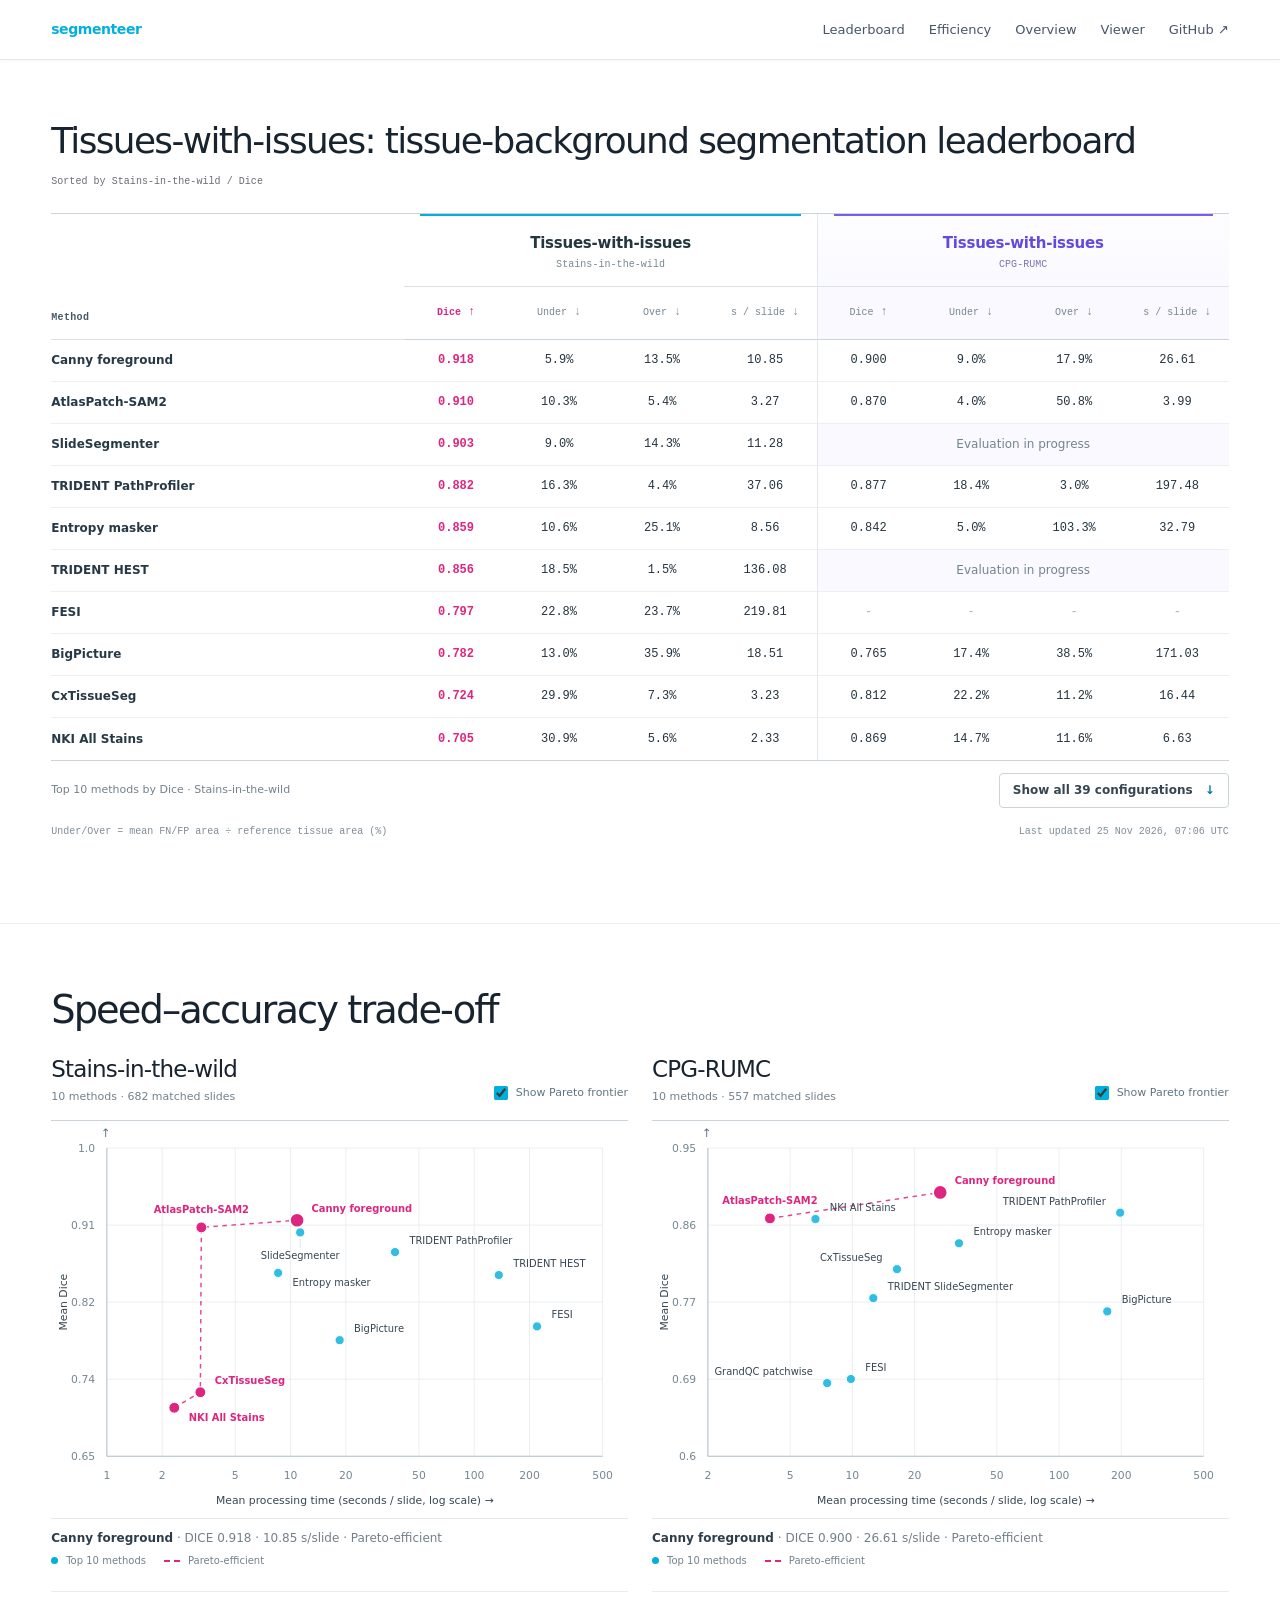
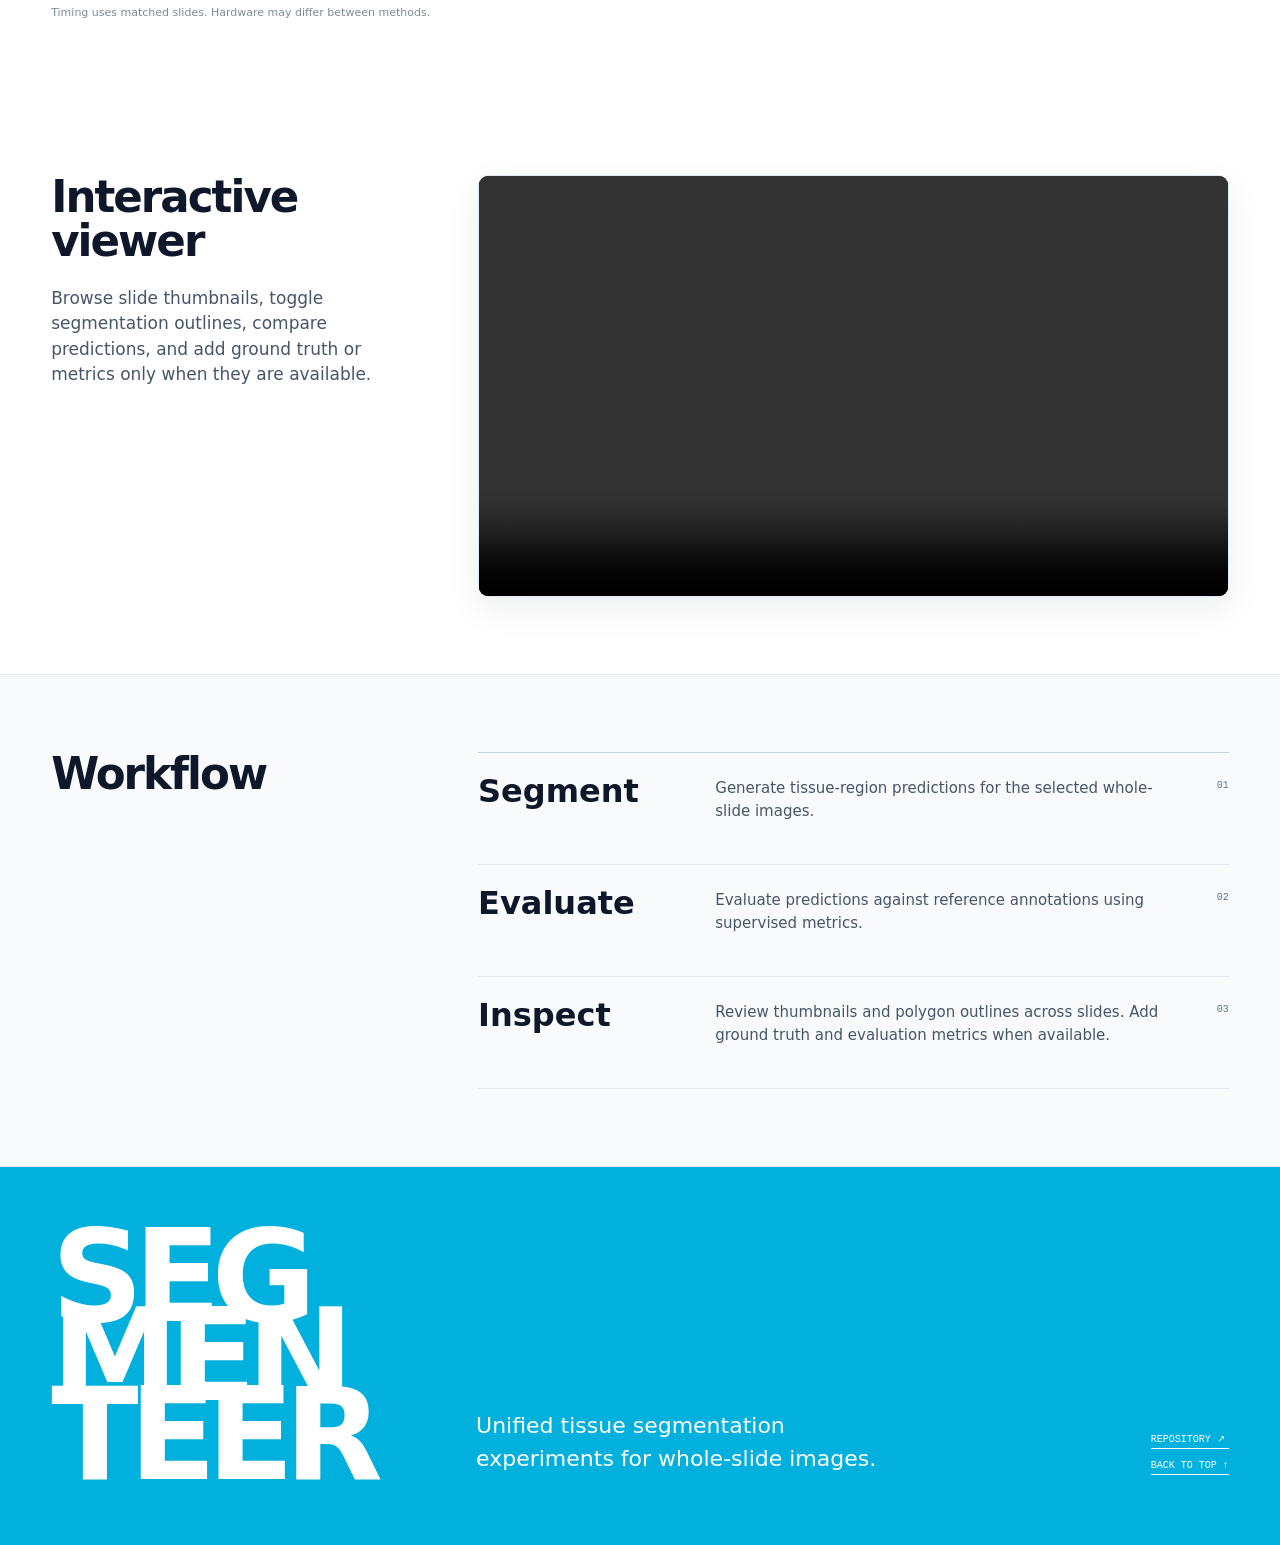
<file: docs/index.html>
<!doctype html>
<html lang="en">
<head>
  <meta charset="utf-8">
  <meta name="viewport" content="width=device-width, initial-scale=1">
  <meta name="description" content="Segmenteer is a framework for tissue segmentation, evaluation, and visualization on whole-slide images.">
  <meta name="theme-color" content="#f8fafc">
  <meta property="og:title" content="Segmenteer | tissue segmentation for whole-slide images">
  <meta property="og:description" content="A unified framework for tissue segmentation, evaluation, and visualization on whole-slide images.">
  <meta property="og:type" content="website">
  <meta property="og:url" content="https://computationalpathologygroup.github.io/segmenteer/">
  <link rel="canonical" href="https://computationalpathologygroup.github.io/segmenteer/">
  <title>Segmenteer | Whole-slide tissue segmentation</title>
<link rel="icon" type="image/svg+xml" href="assets/favicon.svg?v=2">
  <link rel="shortcut icon" href="assets/favicon.svg?v=2">
  <link rel="stylesheet" href="assets/site.css?v=benchmark-clean-v6">
  <script src="assets/site.js?v=benchmark-clean-v6" defer></script>
</head>
<body id="top">
  <a class="skip-link" href="#main">Skip to content</a>

  <header class="site-header" data-header>
    <a class="wordmark" href="#top" aria-label="Segmenteer home">segmenteer</a>
    <nav class="site-nav" aria-label="Primary navigation">
      <a href="#leaderboard">Leaderboard</a>
      <a href="#tradeoff">Efficiency</a>
      <a href="#overview">Overview</a>
      <a href="#viewer">Viewer</a>

      <a class="repo-link" data-repo-link href="https://github.com/computationalpathologygroup/segmenteer" target="_blank" rel="noopener noreferrer">GitHub ↗</a>
    </nav>
    <button class="menu-button" type="button" aria-label="Open navigation" aria-expanded="false" data-menu-button>
      <span></span><span></span>
    </button>
  </header>

  <main id="main">
    <section class="lb-section" id="leaderboard" aria-labelledby="lb-title">
      <div class="lb-heading">
        <div>
          <h1 id="lb-title"><span class="lb-title-compound">Tissues-with-issues:</span> <span class="lb-title-compound">tissue-background</span> segmentation leaderboard</h1>
        </div>
        <div class="lb-aside">
          <p class="lb-order-status" data-order-status aria-live="polite"></p>
        </div>
      </div>

      <div class="lb-scroll" role="region" aria-label="Benchmark results, horizontally scrollable on smaller screens" tabindex="0">
        <table class="lb-table" id="benchmark-table" data-leaderboard>
          <caption class="visually-hidden">Tissues-with-issues benchmark, Stains-in-the-wild and CPG-RUMC.</caption>
          <colgroup><col class="lb-col-method" /><col class="lb-col-metric" /><col class="lb-col-metric" /><col class="lb-col-metric" /><col class="lb-col-metric" /><col class="lb-col-metric" /><col class="lb-col-metric" /><col class="lb-col-metric" /><col class="lb-col-metric" /></colgroup>
          <thead>
            <tr class="lb-groups">
              <th scope="col" rowspan="2" class="lb-method-heading">Method</th>
              <th scope="colgroup" colspan="4" class="lb-group lb-group-dev"><span class="lb-group-title">Tissues-with-issues</span><span class="lb-group-subtitle">Stains-in-the-wild</span></th>
              <th scope="colgroup" colspan="4" class="lb-group lb-group-test"><span class="lb-group-title">Tissues-with-issues</span><span class="lb-group-subtitle">CPG-RUMC</span></th>
            </tr>
            <tr class="lb-metric-headings">
              <th scope="col" data-sort-key="twi:dice"><button type="button" data-sort="twi:dice" aria-label="Sort by Dice on Stains-in-the-wild">Dice <span class="lb-direction" aria-hidden="true">↑</span></button></th>
              <th scope="col" data-sort-key="twi:under"><button type="button" data-sort="twi:under" aria-label="Sort by Under on Stains-in-the-wild">Under <span class="lb-direction" aria-hidden="true">↓</span></button></th>
              <th scope="col" data-sort-key="twi:over"><button type="button" data-sort="twi:over" aria-label="Sort by Over on Stains-in-the-wild">Over <span class="lb-direction" aria-hidden="true">↓</span></button></th>
              <th scope="col" data-sort-key="twi:seconds"><button type="button" data-sort="twi:seconds" aria-label="Sort by s / slide on Stains-in-the-wild">s / slide <span class="lb-direction" aria-hidden="true">↓</span></button></th>
              <th scope="col" data-sort-key="cpg_rumc:dice"><button type="button" data-sort="cpg_rumc:dice" aria-label="Sort by Dice on CPG-RUMC">Dice <span class="lb-direction" aria-hidden="true">↑</span></button></th>
              <th scope="col" data-sort-key="cpg_rumc:under"><button type="button" data-sort="cpg_rumc:under" aria-label="Sort by Under on CPG-RUMC">Under <span class="lb-direction" aria-hidden="true">↓</span></button></th>
              <th scope="col" data-sort-key="cpg_rumc:over"><button type="button" data-sort="cpg_rumc:over" aria-label="Sort by Over on CPG-RUMC">Over <span class="lb-direction" aria-hidden="true">↓</span></button></th>
              <th scope="col" data-sort-key="cpg_rumc:seconds"><button type="button" data-sort="cpg_rumc:seconds" aria-label="Sort by s / slide on CPG-RUMC">s / slide <span class="lb-direction" aria-hidden="true">↓</span></button></th>
            </tr>
          </thead>
          <tbody></tbody>
        </table>
      </div>
      <div class="lb-actions">
        <p data-leaderboard-view>Top 10 methods by Dice</p>
        <button type="button" class="lb-expand" data-leaderboard-expand aria-controls="benchmark-table" aria-expanded="false" hidden>Show all configurations <span aria-hidden="true">↓</span></button>
      </div>
      <div class="lb-notes">
        <p>Under/Over = mean FN/FP area ÷ reference tissue area (%)</p>
        <time class="lb-updated" data-benchmark-updated hidden></time>
      </div>
    </section>

    <section class="tradeoff-section" id="tradeoff" aria-labelledby="tradeoff-title">
      <div class="tradeoff-heading">
        <div>
          <h2 id="tradeoff-title">Speed–accuracy trade-off</h2>
        </div>
      </div>
      <p class="tradeoff-swipe-hint">Scroll horizontally to compare both cohorts →</p>
      <div class="tradeoff-scroll" role="region" aria-label="Side-by-side speed–accuracy plots" tabindex="0">
        <div class="tradeoff-grid">
          <section class="tradeoff-panel" id="tradeoff-twi" aria-labelledby="tradeoff-twi-title" data-tradeoff data-subset="twi">
            <div class="tradeoff-heading">
              <div>
                <h3 id="tradeoff-twi-title">Stains-in-the-wild</h3>
                <p class="tradeoff-description"></p>
              </div>
              <div class="tradeoff-controls">
                <label class="tradeoff-frontier-control"><input type="checkbox" data-tradeoff-frontier checked> <span>Show Pareto frontier</span></label>
              </div>
            </div>
            <div class="tradeoff-visual" data-tradeoff-visual>
              <svg data-tradeoff-svg viewBox="0 0 640 440" role="img" aria-label="Scatter plot of average seconds per slide versus mean Dice for published timed methods, with an optional Pareto frontier"></svg>
              <p class="tradeoff-empty" data-tradeoff-empty hidden>No timing results available.</p>
            </div>
            <div class="tradeoff-bottom">
              <p class="tradeoff-selection" aria-live="polite" data-tradeoff-detail>Loading benchmark measurements…</p>
              <p class="tradeoff-legend"><span class="tradeoff-legend-dot"></span> Top 10 methods <span class="tradeoff-legend-frontier"></span> Pareto-efficient</p>
            </div>
          </section>
          <section class="tradeoff-panel" id="tradeoff-cpg" aria-labelledby="tradeoff-cpg-title" data-tradeoff data-subset="cpg_rumc">
            <div class="tradeoff-heading">
              <div>
                <h3 id="tradeoff-cpg-title">CPG-RUMC</h3>
                <p class="tradeoff-description"></p>
              </div>
              <div class="tradeoff-controls">
                <label class="tradeoff-frontier-control"><input type="checkbox" data-tradeoff-frontier checked> <span>Show Pareto frontier</span></label>
              </div>
            </div>
            <div class="tradeoff-visual" data-tradeoff-visual>
              <svg data-tradeoff-svg viewBox="0 0 640 440" role="img" aria-label="Scatter plot of average seconds per slide versus mean Dice for published timed methods, with an optional Pareto frontier"></svg>
              <p class="tradeoff-empty" data-tradeoff-empty hidden>No timing results available.</p>
            </div>
            <div class="tradeoff-bottom">
              <p class="tradeoff-selection" aria-live="polite" data-tradeoff-detail>Loading benchmark measurements…</p>
              <p class="tradeoff-legend"><span class="tradeoff-legend-dot"></span> Top 10 methods <span class="tradeoff-legend-frontier"></span> Pareto-efficient</p>
            </div>
          </section>
        </div>
      </div>
      <p class="tradeoff-note">Timing uses matched slides. Hardware may differ between methods.</p>
    </section>

    <section class="viewer-demo section-grid" id="viewer" aria-labelledby="viewer-title">
      <header class="section-heading">
        <h2 id="viewer-title">Interactive viewer</h2>
        <p>Browse slide thumbnails, toggle segmentation outlines, compare predictions, and add ground truth or metrics only when they are available.</p>
      </header>

      <div class="viewer-video-shell">
        <video
          class="viewer-video"
          controls
          playsinline
          preload="metadata"
          aria-label="Segmenteer viewer walkthrough"
        >
          <source src="assets/viewer-demo.mp4" type="video/mp4">
          Your browser does not support embedded video.
        </video>
      </div>
    </section>

    <section class="instrument section-grid" id="overview" aria-labelledby="overview-title">
      <header class="section-heading">
        <h2 id="overview-title">Workflow</h2>
      </header>

      <ol class="apparatus" aria-label="Segmenteer workflow">
        <li data-step="01">
          <div class="apparatus-name">Segment</div>
          <p>Generate tissue-region predictions for the selected whole-slide images.</p>
        </li>
        <li data-step="02">
          <div class="apparatus-name">Evaluate</div>
          <p>Evaluate predictions against reference annotations using supervised metrics.</p>
        </li>
        <li data-step="03">
          <div class="apparatus-name">Inspect</div>
          <p>Review thumbnails and polygon outlines across slides. Add ground truth and evaluation metrics when available.</p>
        </li>
      </ol>
    </section>

  </main>

  <footer class="site-footer">
    <div class="footer-word">SEG<br>MEN<br>TEER</div>
    <div>
      <p>Unified tissue segmentation experiments for whole-slide images.</p>
    </div>
    <div class="footer-links">
      <a class="repo-link" data-repo-link href="https://github.com/computationalpathologygroup/segmenteer" target="_blank" rel="noopener noreferrer">Repository ↗</a>
      <a href="#top">Back to top ↑</a>
    </div>
  </footer>
</body>
</html>
</file>
<file: docs/assets/site.css>
:root {
  --paper: #ebe7dc;
  --paper-light: #f5f2e9;
  --ink: #171713;
  --muted: #6f6b60;
  --rule: rgba(23, 23, 19, 0.22);
  --rule-strong: rgba(23, 23, 19, 0.62);
  --signal: #e4482d;
  --signal-dark: #a82b1b;
  --specimen: #b8a296;
  --specimen-dark: #705b55;
  --blueprint: #306b75;
  --content: 1480px;
  --gutter: clamp(20px, 4vw, 72px);
  --serif: Georgia, "Times New Roman", serif;
  --sans: Arial, Helvetica, sans-serif;
  --mono: "SFMono-Regular", Consolas, "Liberation Mono", monospace;
}

* { box-sizing: border-box; }
html { scroll-behavior: smooth; }
body {
  margin: 0;
  color: var(--ink);
  background:
    linear-gradient(90deg, transparent calc(var(--gutter) - 1px), rgba(23,23,19,.08) var(--gutter), transparent calc(var(--gutter) + 1px)),
    var(--paper);
  font-family: var(--sans);
  font-size: 16px;
  line-height: 1.5;
  text-rendering: optimizeLegibility;
}
::selection { color: var(--paper-light); background: var(--ink); }
a { color: inherit; text-decoration: none; }
button, input { font: inherit; }
button { color: inherit; }
code, pre { font-family: var(--mono); }

.skip-link {
  position: fixed;
  z-index: 100;
  left: 12px;
  top: 12px;
  padding: 10px 14px;
  background: var(--ink);
  color: var(--paper);
  transform: translateY(-160%);
}
.skip-link:focus { transform: translateY(0); }

.site-header {
  position: sticky;
  top: 0;
  z-index: 30;
  min-height: 64px;
  display: grid;
  grid-template-columns: 1fr auto 1fr;
  align-items: center;
  gap: 28px;
  padding: 0 var(--gutter);
  border-bottom: 1px solid var(--rule-strong);
  background: rgba(235, 231, 220, 0.94);
  backdrop-filter: blur(8px);
}
.wordmark {
  display: inline-flex;
  align-items: center;
  gap: 12px;
  width: max-content;
  font-weight: 700;
  letter-spacing: -0.04em;
}
.wordmark-mark {
  width: 19px;
  height: 19px;
  display: inline-block;
  border: 1px solid var(--ink);
  background: repeating-linear-gradient(135deg, transparent 0 3px, var(--ink) 3px 4px);
}
.header-status {
  justify-self: center;
  font: 10px/1 var(--mono);
  letter-spacing: .08em;
  text-transform: uppercase;
  white-space: nowrap;
}
.status-dot {
  display: inline-block;
  width: 7px;
  height: 7px;
  margin-right: 8px;
  border-radius: 50%;
  background: var(--signal);
  animation: status-pulse 2.4s steps(2, end) infinite;
}
@keyframes status-pulse { 50% { opacity: .25; } }
.site-nav {
  justify-self: end;
  display: flex;
  gap: 22px;
  font: 11px/1 var(--mono);
  text-transform: uppercase;
  letter-spacing: .06em;
}
.site-nav a { border-bottom: 1px solid transparent; padding: 4px 0; }
.site-nav a:hover, .site-nav a:focus-visible { border-bottom-color: currentColor; }
.menu-button { display: none; }

.hero {
  position: relative;
  width: min(100%, var(--content));
  min-height: calc(100vh - 64px);
  margin: 0 auto;
  padding: clamp(72px, 9vw, 140px) var(--gutter) 56px;
  display: grid;
  grid-template-columns: minmax(0, 0.93fr) minmax(430px, 1.07fr);
  gap: clamp(46px, 7vw, 110px);
  align-items: center;
  border-bottom: 1px solid var(--rule-strong);
}
.hero::before {
  content: "";
  position: absolute;
  top: 0;
  bottom: 0;
  left: 47%;
  border-left: 1px solid var(--rule);
  pointer-events: none;
}
.hero-index {
  position: absolute;
  top: 24px;
  left: var(--gutter);
  font: 10px/1 var(--mono);
  text-transform: uppercase;
  letter-spacing: .08em;
}
.eyebrow, .section-kicker {
  margin: 0 0 22px;
  font: 11px/1.4 var(--mono);
  text-transform: uppercase;
  letter-spacing: .09em;
}
.hero h2 {
  margin: 0;
  font-family: var(--serif);
  font-weight: 400;
  font-size: clamp(62px, 8.2vw, 132px);
  line-height: .82;
  letter-spacing: -0.07em;
}
.hero h2 span, .hero h2 em { display: block; }
.hero h2 em {
  margin-top: .12em;
  color: var(--signal);
  font-weight: 400;
  transform: translateX(clamp(16px, 4vw, 64px));
}
.hero-intro {
  max-width: 610px;
  margin: clamp(34px, 5vw, 74px) 0 0;
  font-family: var(--serif);
  font-size: clamp(21px, 2vw, 30px);
  line-height: 1.22;
  letter-spacing: -0.025em;
}
.hero-actions { display: flex; flex-wrap: wrap; gap: 26px; margin-top: 38px; }
.text-action {
  display: inline-flex;
  align-items: baseline;
  gap: 18px;
  padding: 8px 0 5px;
  border-bottom: 1px solid currentColor;
  font: 11px/1 var(--mono);
  letter-spacing: .05em;
  text-transform: uppercase;
}
.text-action span { transition: transform .2s ease; }
.text-action:hover span { transform: translate(3px, -2px); }
.text-action.inverse { color: var(--paper-light); }

.boundary-study { margin: 0; position: relative; min-width: 0; }
.study-meta {
  display: flex;
  justify-content: space-between;
  padding-bottom: 9px;
  font: 9px/1 var(--mono);
  letter-spacing: .08em;
}
.study-svg { width: 100%; height: auto; display: block; overflow: visible; color: var(--ink); }
.study-paper { fill: var(--paper-light); }
.study-frame { fill: none; stroke: var(--ink); stroke-width: 1.2; }
.study-grid { color: var(--blueprint); }
.registration-marks path { fill: none; stroke: var(--ink); stroke-width: 1; }
.specimen-fill > rect { fill: var(--specimen); opacity: .68; }
.specimen-band { fill: none; stroke-width: 86; opacity: .2; }
.specimen-band-a { stroke: var(--signal-dark); }
.specimen-band-b { stroke: var(--blueprint); }
.specimen-speckles circle { fill: var(--ink); opacity: .13; }
.contour, .consensus {
  fill: none;
  vector-effect: non-scaling-stroke;
  transition: opacity .32s ease, stroke-width .32s ease, stroke-dashoffset .8s ease;
}
.contour { stroke-width: 1.35; stroke-dasharray: 7 5; opacity: .62; }
.contour-a { stroke: var(--ink); }
.contour-b { stroke: var(--signal); stroke-dashoffset: 7; }
.contour-c { stroke: var(--blueprint); stroke-dashoffset: 14; }
.contour-d { stroke: var(--signal-dark); stroke-dashoffset: 21; }
.consensus { stroke: var(--ink); stroke-width: 3; opacity: .95; }
.boundary-study[data-gate="1"] .consensus { opacity: .25; stroke-width: 1.2; }
.boundary-study[data-gate="1"] .contour { opacity: .95; }
.boundary-study[data-gate="2"] .consensus { opacity: .48; stroke-width: 1.8; }
.boundary-study[data-gate="2"] .contour { opacity: .8; }
.boundary-study[data-gate="3"] .consensus { opacity: .85; stroke-width: 2.7; }
.boundary-study[data-gate="3"] .contour { opacity: .48; }
.boundary-study[data-gate="4"] .consensus { opacity: 1; stroke-width: 4; }
.boundary-study[data-gate="4"] .contour { opacity: .18; }
.study-labels { font: 9px var(--mono); letter-spacing: .08em; fill: var(--ink); }
.study-labels path { stroke: var(--ink); stroke-width: 2; }
.study-controls {
  display: grid;
  grid-template-columns: 110px 1fr;
  gap: 8px 18px;
  padding-top: 16px;
}
.study-controls > div:first-child { display: flex; justify-content: space-between; gap: 12px; }
.control-label, .study-controls output, .control-scale {
  font: 9px/1 var(--mono);
  text-transform: uppercase;
  letter-spacing: .07em;
}
.study-controls input { grid-column: 2; width: 100%; accent-color: var(--ink); }
.control-scale { grid-column: 2; display: flex; justify-content: space-between; color: var(--muted); }
.hero-note {
  position: absolute;
  bottom: 26px;
  left: var(--gutter);
  width: 190px;
  display: flex;
  align-items: start;
  gap: 12px;
  font: 9px/1.35 var(--mono);
  text-transform: uppercase;
}
.hero-note p { margin: 0; }
.note-number { font-size: 19px; color: var(--signal); }

.statement {
  padding: clamp(80px, 11vw, 180px) var(--gutter);
  border-bottom: 1px solid var(--rule-strong);
  overflow: hidden;
}
.statement p {
  max-width: 1300px;
  margin: 0 auto;
  font-family: var(--serif);
  font-size: clamp(42px, 7vw, 112px);
  line-height: .94;
  letter-spacing: -0.065em;
}
.statement span { text-decoration: line-through; text-decoration-thickness: .05em; color: var(--muted); }

.section-grid {
  width: min(100%, var(--content));
  margin: 0 auto;
  padding: clamp(88px, 10vw, 160px) var(--gutter);
  display: grid;
  grid-template-columns: minmax(250px, .65fr) minmax(0, 1.35fr);
  gap: clamp(54px, 9vw, 150px);
  border-bottom: 1px solid var(--rule-strong);
}
.section-heading { position: relative; }
.section-number {
  display: inline-block;
  min-width: 36px;
  margin-bottom: 44px;
  padding-bottom: 6px;
  border-bottom: 2px solid var(--signal);
  font: 11px/1 var(--mono);
}
.section-heading h2, .manuscript h2 {
  margin: 0;
  font-family: var(--serif);
  font-size: clamp(42px, 5.2vw, 82px);
  font-weight: 400;
  line-height: .98;
  letter-spacing: -0.055em;
}
.section-heading > p:last-child {
  max-width: 520px;
  margin: 32px 0 0;
  font-family: var(--serif);
  font-size: 20px;
  line-height: 1.35;
}

.apparatus { margin: 0; padding: 0; list-style: none; border-top: 1px solid var(--ink); }
.apparatus li {
  position: relative;
  display: grid;
  grid-template-columns: .5fr 1fr;
  gap: 20px 40px;
  min-height: 150px;
  padding: 28px 54px 28px 0;
  border-bottom: 1px solid var(--rule-strong);
}
.apparatus li::after {
  content: attr(data-step);
  position: absolute;
  top: 28px;
  right: 0;
  font: 10px/1 var(--mono);
  color: var(--muted);
}
.apparatus-name {
  font-family: var(--serif);
  font-size: clamp(34px, 4vw, 56px);
  line-height: 1;
}
.apparatus p { margin: 4px 0 0; max-width: 520px; }
.apparatus code { grid-column: 2; color: var(--signal-dark); font-size: 12px; }

.methods { background: var(--paper-light); }
.method-register { min-width: 0; }
.method-tabs {
  display: grid;
  grid-template-columns: repeat(4, 1fr);
  border-top: 1px solid var(--ink);
  border-bottom: 1px solid var(--ink);
}
.method-tabs button {
  appearance: none;
  border: 0;
  border-right: 1px solid var(--rule-strong);
  padding: 15px 14px;
  text-align: left;
  background: transparent;
  font: 11px/1 var(--mono);
  text-transform: uppercase;
  cursor: pointer;
}
.method-tabs button:last-child { border-right: 0; }
.method-tabs button span { float: right; color: var(--muted); }
.method-tabs button[aria-selected="true"] { color: var(--paper-light); background: var(--ink); }
.method-list { min-height: 690px; }
.method-row {
  display: grid;
  grid-template-columns: 58px minmax(180px, 1fr) minmax(180px, .8fr) 28px;
  gap: 18px;
  align-items: center;
  min-height: 62px;
  border-bottom: 1px solid var(--rule);
  cursor: pointer;
  transition: background .15s ease;
}
.method-row:hover, .method-row:focus-within { background: rgba(23,23,19,.045); }
.method-index { padding-left: 8px; font: 10px/1 var(--mono); color: var(--muted); }
.method-name { font-family: var(--serif); font-size: clamp(18px, 2vw, 25px); letter-spacing: -.02em; }
.method-family { font: 10px/1 var(--mono); text-transform: uppercase; letter-spacing: .06em; }
.method-toggle {
  width: 28px;
  height: 28px;
  border: 0;
  background: transparent;
  cursor: pointer;
  font-size: 20px;
  transition: transform .2s ease;
}
.method-row[aria-expanded="true"] .method-toggle { transform: rotate(45deg); }
.method-detail {
  grid-column: 2 / -1;
  display: grid;
  grid-template-columns: 1fr auto;
  gap: 16px 30px;
  max-height: 0;
  overflow: hidden;
  padding-right: 12px;
  transition: max-height .35s ease, padding .35s ease;
}
.method-row[aria-expanded="true"] .method-detail { max-height: 180px; padding-bottom: 24px; }
.method-detail p { margin: 0; max-width: 570px; font-size: 14px; }
.method-detail code { align-self: start; font-size: 11px; color: var(--signal-dark); }
.method-footnote { display: flex; justify-content: space-between; gap: 24px; padding-top: 14px; font: 9px/1.4 var(--mono); color: var(--muted); text-transform: uppercase; }

.metric-selector {
  display: flex;
  flex-wrap: wrap;
  border-top: 1px solid var(--ink);
  border-left: 1px solid var(--ink);
}
.metric-selector button {
  border: 0;
  border-right: 1px solid var(--ink);
  border-bottom: 1px solid var(--ink);
  padding: 13px 16px;
  background: transparent;
  font: 10px/1 var(--mono);
  text-transform: uppercase;
  cursor: pointer;
}
.metric-selector button[aria-selected="true"] { background: var(--signal); color: white; }
.metric-display {
  display: grid;
  grid-template-columns: 1.35fr .65fr;
  min-height: 440px;
  border-bottom: 1px solid var(--ink);
  border-left: 1px solid var(--ink);
  border-right: 1px solid var(--ink);
}
.metric-diagram { display: grid; place-items: center; min-width: 0; border-right: 1px solid var(--ink); }
.metric-diagram svg { width: 100%; height: auto; }
.metric-ground, .metric-prediction { fill: none; vector-effect: non-scaling-stroke; }
.metric-ground { stroke: var(--ink); stroke-width: 2; stroke-dasharray: 6 5; }
.metric-prediction { stroke: var(--signal); stroke-width: 3; transition: d .4s ease; }
.metric-measure { fill: none; stroke: var(--blueprint); stroke-width: 1.5; stroke-dasharray: 3 4; }
.metric-diagram text { font: 9px var(--mono); fill: var(--muted); text-transform: uppercase; }
.metric-ground-label { fill: var(--ink) !important; }
.metric-prediction-label { fill: var(--signal-dark) !important; }
.metric-hatch line { stroke: var(--signal); stroke-width: .8; opacity: .55; }
.metric-copy { padding: clamp(30px, 4vw, 60px); display: flex; flex-direction: column; justify-content: flex-end; }
.metric-code { font: 10px/1 var(--mono); color: var(--signal-dark); }
.metric-copy h3 { margin: 14px 0 18px; font-family: var(--serif); font-size: clamp(38px, 4vw, 62px); font-weight: 400; line-height: 1; }
.metric-copy p { margin: 0 0 26px; }
.metric-copy code { font-size: 11px; }

.manuscript {
  position: relative;
  display: grid;
  grid-template-columns: 70px minmax(0, 1fr) minmax(380px, .85fr);
  gap: clamp(40px, 7vw, 110px);
  padding: clamp(92px, 11vw, 170px) var(--gutter);
  color: var(--paper-light);
  background: var(--ink);
  overflow: hidden;
}
.manuscript::before {
  content: "";
  position: absolute;
  inset: 0;
  opacity: .1;
  background-image: repeating-linear-gradient(0deg, transparent 0 29px, var(--paper-light) 30px);
  pointer-events: none;
}
.manuscript > * { position: relative; z-index: 1; }
.manuscript-margin { writing-mode: vertical-rl; font: 10px/1 var(--mono); letter-spacing: .22em; color: var(--signal); text-transform: uppercase; }
.manuscript-copy p:not(.section-kicker) { max-width: 650px; margin: 34px 0; font-family: var(--serif); font-size: 20px; line-height: 1.4; }
.vault { display: flex; flex-direction: column; justify-content: space-between; gap: 44px; border: 1px solid rgba(245,242,233,.6); padding: clamp(28px, 4vw, 50px); }
.vault-stamp {
  width: 190px;
  height: 190px;
  margin: 0 auto;
  border: 2px solid var(--signal);
  border-radius: 50%;
  display: flex;
  flex-direction: column;
  align-items: center;
  justify-content: center;
  transform: rotate(-7deg);
  color: var(--signal);
  font: 10px/1 var(--mono);
  letter-spacing: .18em;
}
.vault-stamp strong { display: block; margin: 12px 0; font-size: 29px; letter-spacing: .04em; }
.release-ledger { margin: 0; border-top: 1px solid rgba(245,242,233,.3); }
.release-ledger div { display: flex; justify-content: space-between; gap: 24px; padding: 10px 0; border-bottom: 1px solid rgba(245,242,233,.2); font: 10px/1.2 var(--mono); text-transform: uppercase; }
.release-ledger dt, .release-ledger dd { margin: 0; }
.release-ledger dd { color: var(--signal); }

.install { align-items: end; }
.terminal { border: 1px solid var(--ink); background: var(--paper-light); }
.terminal-bar { display: flex; justify-content: space-between; align-items: center; padding: 12px 15px; border-bottom: 1px solid var(--ink); font: 10px/1 var(--mono); text-transform: uppercase; }
.terminal-bar button { border: 0; padding: 0; background: transparent; font: inherit; text-transform: uppercase; cursor: pointer; border-bottom: 1px solid currentColor; }
.terminal pre { margin: 0; padding: clamp(24px, 4vw, 52px); overflow-x: auto; font-size: clamp(11px, 1.2vw, 14px); line-height: 1.8; }

.site-footer {
  display: grid;
  grid-template-columns: .6fr 1fr auto;
  align-items: end;
  gap: 50px;
  padding: 70px var(--gutter);
  background: var(--signal);
  color: #fffaf0;
}
.footer-word { font-family: var(--serif); font-size: clamp(64px, 10vw, 140px); line-height: .62; letter-spacing: -.08em; }
.site-footer p { max-width: 430px; margin: 0; font-family: var(--serif); font-size: 22px; }
.site-footer .footer-small { margin-top: 18px; font-family: var(--mono); font-size: 9px; text-transform: uppercase; }
.footer-links { display: flex; flex-direction: column; gap: 12px; font: 10px/1 var(--mono); text-transform: uppercase; }
.footer-links a { border-bottom: 1px solid currentColor; padding-bottom: 3px; }

.cursor-readout {
  position: fixed;
  z-index: 50;
  right: 14px;
  bottom: 12px;
  padding: 5px 7px;
  color: var(--paper-light);
  background: var(--ink);
  font: 8px/1 var(--mono);
  pointer-events: none;
  mix-blend-mode: multiply;
}

@media (max-width: 1050px) {
  .site-header { grid-template-columns: 1fr auto; }
  .header-status { display: none; }
  .site-nav { display: none; position: absolute; top: 64px; left: 0; right: 0; padding: 28px var(--gutter); background: var(--paper); border-bottom: 1px solid var(--ink); flex-direction: column; align-items: flex-end; font-size: 16px; }
  .site-header[data-open="true"] .site-nav { display: flex; }
  .menu-button { display: inline-flex; flex-direction: column; gap: 6px; border: 0; background: transparent; padding: 10px 0 10px 14px; }
  .menu-button span { width: 25px; height: 1px; background: var(--ink); }
  .hero { grid-template-columns: 1fr; padding-top: 90px; }
  .hero::before { display: none; }
  .hero-copy { padding-right: 10vw; }
  .boundary-study { width: min(780px, 100%); margin-left: auto; }
  .hero-note { position: static; margin-top: -10px; }
  .section-grid { grid-template-columns: 1fr; }
  .section-heading { max-width: 760px; }
  .manuscript { grid-template-columns: 30px 1fr; }
  .vault { grid-column: 2; }
  .metric-display { grid-template-columns: 1fr; }
  .metric-diagram { border-right: 0; border-bottom: 1px solid var(--ink); }
}

@media (max-width: 680px) {
  :root { --gutter: 18px; }
  body { background: var(--paper); }
  .site-header { min-height: 56px; }
  .site-nav { top: 56px; }
  .hero { min-height: auto; padding-top: 82px; gap: 62px; }
  .hero-copy { padding-right: 0; }
  .hero h2 { font-size: clamp(58px, 20vw, 88px); }
  .hero h2 em { transform: translateX(12px); }
  .hero-intro { font-size: 21px; }
  .hero-actions { flex-direction: column; align-items: flex-start; gap: 14px; }
  .study-controls { grid-template-columns: 1fr; }
  .study-controls input, .control-scale { grid-column: 1; }
  .statement { padding-top: 84px; padding-bottom: 84px; }
  .section-grid { padding-top: 88px; padding-bottom: 88px; }
  .section-number { margin-bottom: 26px; }
  .apparatus li { grid-template-columns: 1fr; padding-right: 38px; }
  .apparatus code { grid-column: 1; }
  .method-tabs { grid-template-columns: 1fr 1fr; }
  .method-tabs button:nth-child(2) { border-right: 0; }
  .method-tabs button:nth-child(-n+2) { border-bottom: 1px solid var(--ink); }
  .method-list { min-height: 0; }
  .method-row { grid-template-columns: 38px 1fr 28px; gap: 10px; padding: 8px 0; }
  .method-family { grid-column: 2; }
  .method-toggle { grid-row: 1 / span 2; grid-column: 3; }
  .method-detail { grid-column: 2 / -1; grid-template-columns: 1fr; }
  .method-footnote { flex-direction: column; }
  .metric-selector { display: grid; grid-template-columns: 1fr 1fr; }
  .metric-display { min-height: 0; }
  .metric-copy { padding: 28px 22px 36px; }
  .manuscript { grid-template-columns: 1fr; gap: 46px; }
  .manuscript-margin { display: none; }
  .vault { grid-column: 1; }
  .site-footer { grid-template-columns: 1fr; gap: 42px; }
  .footer-word { font-size: 92px; }
  .cursor-readout { display: none; }
}

@media (prefers-reduced-motion: reduce) {
  html { scroll-behavior: auto; }
  *, *::before, *::after { animation-duration: .01ms !important; animation-iteration-count: 1 !important; transition-duration: .01ms !important; }
}


.section-grid > *, .section-heading, .terminal, .terminal pre { min-width: 0; }


:root {
  --paper: #f8fafc;
  --paper-light: #ffffff;
  --ink: #0f172a;
  --muted: #64748b;
  --rule: #e2e8f0;
  --rule-strong: #cbd5e1;
  --signal: #02b0dd;
  --signal-dark: #028caf;
  --specimen: #d9eef4;
  --specimen-dark: #83c9da;
  --blueprint: #2563eb;
  --serif: Inter, ui-sans-serif, system-ui, -apple-system, BlinkMacSystemFont, "Segoe UI", sans-serif;
  --sans: Inter, ui-sans-serif, system-ui, -apple-system, BlinkMacSystemFont, "Segoe UI", sans-serif;
  --mono: "JetBrains Mono", "SFMono-Regular", Consolas, monospace;
}
body {
  background:
    linear-gradient(90deg, transparent calc(var(--gutter) - 1px), rgba(148,163,184,.18) var(--gutter), transparent calc(var(--gutter) + 1px)),
    var(--paper);
  font-size: 15px;
}
::selection { color: #fff; background: var(--signal); }
.site-header {
  min-height: 56px;
  border-bottom-color: var(--rule);
  background: rgba(255,255,255,.92);
  box-shadow: 0 1px 3px rgba(15,23,42,.04);
}
.wordmark { color: var(--signal); font-size: 14px; letter-spacing: -.03em; }
.wordmark-mark {
  width: 18px; height: 18px; border: 0; border-radius: 4px;
  background:
    linear-gradient(145deg, transparent 0 34%, #fff 35% 43%, transparent 44%),
    var(--signal);
  box-shadow: inset 0 0 0 1px rgba(2,176,221,.18);
}
.header-status {
  color: var(--muted); background: #f1f5f9; border: 1px solid var(--rule);
  border-radius: 999px; padding: 5px 10px; letter-spacing: .04em;
}
.status-dot { background: #f59e0b; animation: none; }
.site-nav { color: #475569; text-transform: none; letter-spacing: 0; font-family: var(--sans); font-weight: 500; }
.site-nav a:hover, .site-nav a:focus-visible { color: var(--signal-dark); border-bottom-color: var(--signal); }
.hero { border-bottom-color: var(--rule); padding-top: clamp(86px, 9vw, 132px); }
.hero::before { border-color: var(--rule); }
.hero-index, .eyebrow, .section-kicker { color: #64748b; }
.hero h2 { font-weight: 600; letter-spacing: -.065em; line-height: .87; }
.hero h2 em { color: var(--signal); font-style: normal; }
.hero-intro { color: #334155; font-weight: 400; letter-spacing: -.035em; }
.text-action {
  border: 1px solid var(--rule); border-radius: 5px; padding: 10px 13px;
  background: #fff; box-shadow: 0 1px 2px rgba(15,23,42,.04);
  text-transform: none; letter-spacing: 0; font-family: var(--sans); font-weight: 600;
}
.text-action:hover { border-color: #b8dce5; background: #f0fbfe; color: var(--signal-dark); }
.text-action.inverse { background: var(--signal); color: #fff; border-color: var(--signal); }
.text-action.inverse:hover { background: var(--signal-dark); color: #fff; }
.study-meta { color: #64748b; }
.study-paper { fill: #fff; }
.study-frame { stroke: #cbd5e1; }
.study-grid { color: #d9eef4; }
.registration-marks path { stroke: #94a3b8; }
.specimen-fill > rect { fill: #dceff4; opacity: .96; }
.specimen-band-a { stroke: #02b0dd; }
.specimen-band-b { stroke: #2563eb; }
.specimen-speckles circle { fill: #0f172a; opacity: .08; }
.contour-a { stroke: #0f172a; }
.contour-b { stroke: #02b0dd; }
.contour-c { stroke: #2563eb; }
.contour-d { stroke: #10b981; }
.consensus { stroke: #0f172a; }
.study-controls input { accent-color: var(--signal); }
.hero-note { color: #64748b; }
.note-number { color: var(--signal-dark); }
.statement { background: #fff; border-bottom-color: var(--rule); }
.statement p { font-weight: 500; letter-spacing: -.045em; }
.statement p span { color: var(--signal-dark); }
.section-grid { border-bottom-color: var(--rule); }
.section-heading h2 { font-weight: 600; letter-spacing: -.055em; }
.section-heading > p:last-child { color: #475569; }
.section-number { color: var(--signal-dark); }
.apparatus { border-top-color: var(--rule-strong); }
.apparatus li { border-bottom-color: var(--rule); }
.apparatus li:hover { background: #fff; box-shadow: inset 3px 0 0 var(--signal); }
.apparatus-name { font-weight: 600; }
.apparatus code { color: var(--signal-dark); background: #effbfe; border: 1px solid #d4f1f7; border-radius: 4px; padding: 4px 7px; }
.method-register, .metric-instrument, .terminal { border-radius: 8px; overflow: hidden; box-shadow: 0 1px 3px rgba(15,23,42,.05); }
.method-tabs { border-color: var(--rule); background: #f1f5f9; }
.method-tabs button { border-color: var(--rule) !important; color: #475569; text-transform: none; letter-spacing: 0; font-family: var(--sans); font-weight: 600; }
.method-tabs button[aria-selected="true"] { background: #fff; color: var(--signal-dark); box-shadow: inset 0 -2px 0 var(--signal); }
.method-list { background: #fff; }
.method-row { border-color: var(--rule); }
.method-row:hover, .method-row:focus-within { background: #f8fafc; }
.method-name { font-family: var(--sans); font-weight: 600; }
.method-family { color: #64748b; }
.method-detail code { color: var(--signal-dark); }
.metric-selector { border-color: var(--rule-strong); background: #f1f5f9; }
.metric-selector button { border-color: var(--rule) !important; color: #475569; text-transform: none; letter-spacing: 0; font-family: var(--sans); font-weight: 600; }
.metric-selector button[aria-selected="true"] { background: #fff; color: var(--signal-dark); box-shadow: inset 0 -2px 0 var(--signal); }
.metric-display { background: #fff; border-color: var(--rule-strong); }
.metric-diagram { border-color: var(--rule); background: #fbfdff; }
.metric-ground { stroke: #64748b; }
.metric-prediction { stroke: var(--signal); }
.metric-measure { stroke: #2563eb; }
.metric-prediction-label { fill: var(--signal-dark) !important; }
.metric-copy h3 { font-family: var(--sans); font-weight: 600; letter-spacing: -.045em; }
.metric-code { color: var(--signal-dark); }
.manuscript { color: #e2e8f0; background: #0f172a; }
.manuscript::before { opacity: .06; }
.manuscript-margin { color: var(--signal); }
.manuscript-copy p:not(.section-kicker) { font-family: var(--sans); color: #cbd5e1; }
.vault { border-color: #334155; border-radius: 8px; background: #111c31; }
.vault-stamp { color: var(--signal); border-color: var(--signal); }
.release-ledger { border-color: #334155; }
.release-ledger div { border-color: #26364e; }
.release-ledger dd { color: var(--signal); }
.terminal { border-color: var(--rule-strong); background: #fff; }
.terminal-bar { border-color: var(--rule); background: #f1f5f9; }
.terminal-bar button { color: var(--signal-dark); }
.site-footer { background: #02b0dd; color: #fff; }
.footer-word { font-family: var(--sans); font-weight: 700; letter-spacing: -.075em; }
.site-footer p { font-family: var(--sans); }
.cursor-readout { color: #475569; background: #fff; border: 1px solid var(--rule); box-shadow: 0 1px 3px rgba(15,23,42,.08); mix-blend-mode: normal; }
@media (max-width: 1050px) {
  .site-nav { background: #fff; border-bottom-color: var(--rule); }
}
@media (max-width: 680px) {
  body { background: var(--paper); }
  .hero h2 { font-size: clamp(56px, 18vw, 84px); }
}


.hard-cases { background: var(--paper-light); }
.hard-case-exhibit { min-width: 0; }
.hard-case-toolbar {
  display: flex;
  align-items: center;
  justify-content: space-between;
  gap: 22px;
  padding: 12px 0;
  border-top: 1px solid var(--rule-strong);
  border-bottom: 1px solid var(--rule);
}
.hard-case-criterion { display: flex; align-items: baseline; gap: 12px; min-width: 0; }
.hard-case-criterion span {
  font: 9px/1 var(--mono);
  color: var(--muted);
  text-transform: uppercase;
  letter-spacing: .07em;
}
.hard-case-criterion strong { font: 11px/1.35 var(--mono); font-weight: 500; }
.hard-case-controls { display: flex; align-items: center; gap: 12px; }
.hard-case-method-picker { display: flex; flex-wrap: wrap; justify-content: flex-end; gap: 4px; }
.hard-case-method-button {
  appearance: none;
  border: 1px solid var(--rule-strong);
  background: transparent;
  padding: 7px 9px;
  font: 10px/1 var(--mono);
  cursor: pointer;
}
.hard-case-method-button[aria-pressed="true"] { color: var(--paper-light); background: var(--ink); }
.reference-toggle {
  display: inline-flex;
  align-items: center;
  gap: 7px;
  padding-left: 10px;
  border-left: 1px solid var(--rule);
  font: 10px/1 var(--mono);
  white-space: nowrap;
}
.reference-toggle input { accent-color: var(--signal); }
.hard-case-summary { margin: 14px 0 20px; color: var(--muted); font: 10px/1.4 var(--mono); }
.hard-case-grid { display: grid; grid-template-columns: repeat(2, minmax(0, 1fr)); gap: 18px; }
.hard-case-card { min-width: 0; border: 1px solid var(--rule-strong); background: var(--paper); }
.hard-case-media, .hard-case-placeholder {
  position: relative;
  aspect-ratio: 4 / 3;
  overflow: hidden;
  background: rgba(23,23,19,.05);
  border-bottom: 1px solid var(--rule);
}
.hard-case-base, .hard-case-overlay { position: absolute; inset: 0; width: 100%; height: 100%; object-fit: contain; }
.hard-case-overlay { pointer-events: none; }
.hard-case-reference[hidden] { display: none; }
.hard-case-legend {
  position: absolute;
  left: 10px;
  bottom: 10px;
  display: flex;
  gap: 8px;
  padding: 5px 7px;
  background: rgba(245,242,233,.92);
  border: 1px solid var(--rule);
  font: 9px/1 var(--mono);
}
.hard-case-legend span::before {
  content: "";
  display: inline-block;
  width: 12px;
  height: 2px;
  margin-right: 5px;
  vertical-align: middle;
  background: var(--ink);
}
.hard-case-legend .prediction-key::before { background: var(--signal); }
.hard-case-placeholder {
  display: flex;
  flex-direction: column;
  justify-content: flex-end;
  gap: 7px;
  padding: 22px;
  color: var(--muted);
}
.hard-case-placeholder::before { content: ""; position: absolute; inset: 18px; border: 1px dashed var(--rule-strong); }
.hard-case-placeholder > * { position: relative; z-index: 1; }
.hard-case-placeholder > span { font: 9px/1 var(--mono); text-transform: uppercase; letter-spacing: .07em; }
.hard-case-placeholder strong { color: var(--ink); font-family: var(--serif); font-size: 20px; font-weight: 400; overflow-wrap: anywhere; }
.hard-case-placeholder small { max-width: 330px; font-size: 11px; line-height: 1.45; }
.hard-case-copy { display: flex; justify-content: space-between; align-items: flex-start; gap: 18px; padding: 16px 16px 12px; }
.hard-case-index { font: 9px/1 var(--mono); color: var(--muted); text-transform: uppercase; letter-spacing: .06em; }
.hard-case-copy h3 { margin: 6px 0 0; font-family: var(--serif); font-size: 18px; font-weight: 400; overflow-wrap: anywhere; }
.hard-case-active-score { min-width: 94px; text-align: right; }
.hard-case-active-score span { display: block; max-width: 150px; color: var(--muted); font: 9px/1.2 var(--mono); }
.hard-case-active-score strong { display: block; margin-top: 5px; font: 500 21px/1 var(--mono); color: var(--signal-dark); }
.hard-case-scores { display: grid; grid-template-columns: repeat(3, minmax(0, 1fr)); border-top: 1px solid var(--rule); }
.hard-case-scores span { min-width: 0; display: flex; flex-direction: column; gap: 4px; padding: 9px 10px; border-right: 1px solid var(--rule); }
.hard-case-scores span:last-child { border-right: 0; }
.hard-case-scores b { overflow: hidden; text-overflow: ellipsis; white-space: nowrap; color: var(--muted); font: 9px/1.2 var(--mono); font-weight: 400; }
.hard-case-scores i { font: normal 11px/1 var(--mono); color: var(--ink); }
.hard-case-footnote { margin: 16px 0 0; color: var(--muted); font-size: 11px; line-height: 1.5; }
.hard-case-empty { padding: 22px; border: 1px solid var(--rule); color: var(--muted); }

@media (max-width: 1050px) {
  .hard-case-toolbar { align-items: flex-start; flex-direction: column; }
  .hard-case-controls { width: 100%; justify-content: space-between; }
  .hard-case-method-picker { justify-content: flex-start; }
}
@media (max-width: 680px) {
  .hard-case-controls { align-items: flex-start; flex-direction: column; }
  .reference-toggle { padding-left: 0; border-left: 0; }
  .hard-case-grid { grid-template-columns: 1fr; }
  .hard-case-scores { grid-template-columns: 1fr; }
  .hard-case-scores span { flex-direction: row; justify-content: space-between; border-right: 0; border-bottom: 1px solid var(--rule); }
  .hard-case-scores span:last-child { border-bottom: 0; }
}


:root {
  --content: 1320px;
  --gutter: clamp(22px, 4vw, 56px);
}
body {
  background: var(--paper);
  font-size: 15px;
  line-height: 1.55;
}
.site-header {
  min-height: 60px;
  display: flex;
  justify-content: space-between;
  gap: 36px;
  padding: 0 max(var(--gutter), calc((100vw - var(--content)) / 2 + var(--gutter)));
  border-bottom-color: var(--rule);
}
.wordmark {
  gap: 0;
  font-size: 16px;
  color: var(--signal-dark);
  letter-spacing: -.045em;
}
.wordmark-mark, .header-status { display: none !important; }
.site-nav { gap: 24px; font-size: 13px; }
.site-nav a { padding: 6px 0; }

.hero {
  min-height: 0;
  padding-top: clamp(72px, 7vw, 96px);
  padding-bottom: clamp(64px, 7vw, 92px);
  grid-template-columns: minmax(0, .9fr) minmax(420px, 1.1fr);
  gap: clamp(48px, 6vw, 82px);
  border-bottom-color: var(--rule);
}
.hero::before { display: none; }
.hero-copy { align-self: center; }
.eyebrow, .section-kicker { margin-bottom: 16px; font-size: 10px; }
.hero h2 {
  max-width: 680px;
  font-size: clamp(48px, 5.5vw, 78px);
  line-height: .96;
  letter-spacing: -.055em;
}
.hero h2 em {
  display: inline;
  margin: 0;
  transform: none;
  color: var(--signal-dark);
}
.hero-intro {
  max-width: 560px;
  margin-top: 28px;
  font-size: clamp(18px, 1.55vw, 21px);
  line-height: 1.45;
  letter-spacing: -.02em;
}
.hero-actions { margin-top: 28px; gap: 14px; }
.text-action { font-size: 12px; text-transform: none; letter-spacing: 0; }
.boundary-study { max-width: 680px; margin-left: auto; }
.study-meta { padding-bottom: 10px; font-size: 9px; text-transform: uppercase; }
.contour-c, .contour-d, .consensus { display: none; }
.contour-a { stroke: #475569; stroke-width: 2; stroke-dasharray: 6 5; opacity: .9; }
.contour-b { stroke: var(--signal); stroke-width: 3; stroke-dasharray: none; opacity: .95; }
.study-legend {
  display: flex;
  justify-content: flex-end;
  gap: 20px;
  padding-top: 12px;
  color: var(--muted);
  font: 10px/1 var(--mono);
  text-transform: uppercase;
  letter-spacing: .05em;
}
.study-legend span::before {
  content: "";
  display: inline-block;
  width: 18px;
  height: 2px;
  margin-right: 7px;
  vertical-align: middle;
}
.study-legend-reference::before { background: #475569; }
.study-legend-prediction::before { background: var(--signal); }

.statement {
  width: min(100%, var(--content));
  margin: 0 auto;
  padding: clamp(48px, 5vw, 68px) var(--gutter);
  border-bottom-color: var(--rule);
  background: var(--paper-light);
}
.statement p {
  max-width: 980px;
  font-size: clamp(28px, 3.2vw, 42px);
  line-height: 1.12;
  letter-spacing: -.04em;
  font-weight: 500;
}
.section-grid {
  padding-top: clamp(68px, 7vw, 94px);
  padding-bottom: clamp(68px, 7vw, 94px);
  grid-template-columns: minmax(250px, .62fr) minmax(0, 1.38fr);
  gap: clamp(48px, 7vw, 92px);
  border-bottom-color: var(--rule);
}
.section-number { margin-bottom: 28px; }
.section-heading h2, .evaluation h2 {
  font-size: clamp(32px, 3.8vw, 50px);
  line-height: 1.02;
  letter-spacing: -.045em;
}
.section-heading > p:last-child {
  margin-top: 22px;
  font-size: 17px;
  line-height: 1.5;
}
.apparatus { border-top-color: var(--rule-strong); }
.apparatus li {
  grid-template-columns: .42fr 1fr;
  min-height: 112px;
  padding: 22px 44px 22px 0;
  border-bottom-color: var(--rule);
}
.apparatus li:hover { box-shadow: none; background: transparent; }
.apparatus-name { font-size: clamp(27px, 2.5vw, 36px); }
.apparatus p { margin-top: 2px; font-size: 15px; color: #475569; }
.apparatus code { display: none; }

.method-tabs { grid-template-columns: repeat(3, 1fr); }
.method-register { box-shadow: none; border-radius: 0; }
.method-list { min-height: 0; }
.method-row-simple {
  grid-template-columns: 48px 1fr auto;
  min-height: 48px;
  padding: 10px 12px 10px 0;
  cursor: default;
}
.method-row-simple:hover { background: #f8fafc; }
.method-row-simple .method-name { font-size: 15px; }
.method-row-simple .method-family { align-self: center; font-size: 11px; text-transform: capitalize; }
.method-row-simple .method-toggle, .method-row-simple .method-detail { display: none; }

.metric-instrument { box-shadow: none; border-radius: 0; }
.metric-selector { display: grid; grid-template-columns: repeat(4, 1fr); }
.metric-selector button { text-transform: none; font-family: var(--sans); font-size: 12px; font-weight: 600; }
.metric-display { min-height: 360px; grid-template-columns: 1.25fr .75fr; }
.metric-copy { padding: clamp(28px, 3vw, 44px); }
.metric-copy h3 { margin: 10px 0 14px; font-size: clamp(30px, 3vw, 42px); }
.metric-copy p { margin: 0; color: #475569; }
.metric-copy code { display: none; }
.metric-code { font-family: var(--sans); font-size: 11px; text-transform: uppercase; letter-spacing: .05em; color: var(--muted); }

.hard-cases { background: var(--paper-light); }
.hard-case-toolbar { padding: 10px 0; gap: 18px; }
.hard-case-criterion { gap: 9px; }
.hard-case-criterion strong { font-family: var(--sans); font-size: 12px; color: #334155; }
.hard-case-method-button {
  padding: 7px 10px;
  border-radius: 4px;
  font-family: var(--sans);
  font-size: 11px;
  font-weight: 600;
}
.hard-case-method-button[aria-pressed="true"] { background: var(--ink); color: #fff; }
.reference-toggle { font-family: var(--sans); font-size: 11px; }
.hard-case-summary { margin: 14px 0 18px; font-family: var(--sans); font-size: 12px; }
.hard-case-grid { gap: 20px; }
.hard-case-card { border-color: var(--rule); border-radius: 8px; overflow: hidden; background: #fff; }
.hard-case-media, .hard-case-placeholder { aspect-ratio: 16 / 10; background: #f3f6f8; }
.hard-case-base, .hard-case-overlay { object-fit: contain; }
.hard-case-placeholder {
  position: relative;
  display: grid;
  place-items: center;
  align-content: center;
  gap: 9px;
  padding: 26px;
  text-align: center;
}
.hard-case-placeholder::before { display: none; }
.placeholder-specimen {
  width: min(65%, 250px);
  aspect-ratio: 1.7 / 1;
  border-radius: 46% 54% 48% 52% / 52% 44% 56% 48%;
  background:
    radial-gradient(circle at 34% 42%, rgba(2,176,221,.22), transparent 20%),
    radial-gradient(circle at 65% 58%, rgba(37,99,235,.13), transparent 24%),
    #dceff4;
  border: 2px solid #94a3b8;
  transform: rotate(-2deg);
}
.hard-case-placeholder > span { font: 600 12px/1.2 var(--sans); color: #475569; text-transform: none; letter-spacing: 0; }
.hard-case-placeholder small { color: #94a3b8; font-size: 11px; }
.hard-case-copy { padding: 14px 16px 12px; }
.hard-case-copy h3 { margin-top: 5px; font-family: var(--sans); font-size: 17px; font-weight: 600; }
.hard-case-index { font-family: var(--sans); font-size: 10px; }
.hard-case-active-score strong { font-size: 19px; }
.hard-case-scores span { padding: 9px 10px; }
.hard-case-scores b { font-family: var(--sans); font-size: 10px; }
.hard-case-scores i { font-family: var(--mono); font-size: 10px; }
.hard-case-legend { border-radius: 4px; background: rgba(255,255,255,.92); }

.evaluation { background: var(--paper); }
.evaluation-panel {
  align-self: center;
  max-width: 680px;
  padding: clamp(28px, 4vw, 46px);
  border: 1px solid var(--rule);
  background: #fff;
}
.evaluation-panel p { margin: 0 0 24px; font-size: 17px; line-height: 1.55; color: #475569; }

.site-footer {
  width: min(100%, var(--content));
  margin: 0 auto;
  grid-template-columns: .6fr 1fr auto;
  gap: 42px;
  padding: 46px var(--gutter);
  background: var(--paper-light);
  color: var(--ink);
  border-top: 0;
}
.footer-brand { align-self: start; font-size: 19px; font-weight: 700; letter-spacing: -.045em; color: var(--signal-dark); }
.site-footer p { max-width: 430px; font-size: 14px; line-height: 1.5; color: #64748b; }
.footer-links { font-family: var(--sans); font-size: 12px; text-transform: none; }
.footer-links a { border-bottom-color: var(--rule-strong); }
.footer-word, .footer-small { display: none !important; }

@media (max-width: 1050px) {
  .site-header { padding-left: var(--gutter); padding-right: var(--gutter); }
  .hero { grid-template-columns: 1fr; }
  .hero-copy { padding-right: 0; max-width: 760px; }
  .boundary-study { margin: 0; width: min(760px, 100%); }
  .section-grid { grid-template-columns: 1fr; gap: 38px; }
  .section-heading { max-width: 700px; }
  .hard-case-toolbar { align-items: flex-start; }
}
@media (max-width: 680px) {
  .site-header { min-height: 56px; }
  .site-nav { top: 56px; }
  .hero { padding-top: 62px; gap: 42px; }
  .hero h2 { font-size: clamp(42px, 13vw, 62px); }
  .hero-intro { font-size: 17px; }
  .statement { padding-top: 42px; padding-bottom: 42px; }
  .statement p { font-size: 28px; }
  .section-grid { padding-top: 58px; padding-bottom: 58px; }
  .apparatus li { grid-template-columns: 1fr; gap: 10px; min-height: 0; padding: 20px 34px 20px 0; }
  .method-tabs { grid-template-columns: 1fr 1fr 1fr; }
  .method-tabs button { padding: 12px 8px; font-size: 11px; }
  .method-row-simple { grid-template-columns: 36px 1fr auto; }
  .metric-selector { grid-template-columns: 1fr 1fr; }
  .metric-display { grid-template-columns: 1fr; }
  .hard-case-grid { grid-template-columns: 1fr; }
  .hard-case-scores { grid-template-columns: repeat(3, minmax(0,1fr)); }
  .hard-case-scores span { flex-direction: column; justify-content: flex-start; border-right: 1px solid var(--rule); border-bottom: 0; }
  .hard-case-scores span:last-child { border-right: 0; }
  .site-footer { grid-template-columns: 1fr; gap: 20px; padding-top: 34px; padding-bottom: 34px; }
}


.hero h2 { font-size: clamp(44px, 5vw, 68px); }
.section-heading h2, .evaluation h2 { font-size: clamp(30px, 3.4vw, 44px); }
.section-grid { padding-top: clamp(62px, 6vw, 82px); padding-bottom: clamp(62px, 6vw, 82px); }
.placeholder-specimen { width: 58%; min-width: 150px; max-width: 250px; }
@media (max-width: 680px) {
  .hero h2 { font-size: clamp(40px, 12vw, 54px); }
  .section-heading h2, .evaluation h2 { font-size: 30px; }
}
.not-found {
  width: min(100%, var(--content));
  min-height: calc(100vh - 160px);
  margin: 0 auto;
  padding: clamp(96px, 12vw, 170px) var(--gutter);
}
.not-found h1 { margin: 0; font-size: clamp(42px, 5vw, 68px); letter-spacing: -.05em; }
.not-found > p:not(.eyebrow) { max-width: 520px; margin: 20px 0 28px; color: #475569; font-size: 18px; }


:root { --content: 1480px; }

.wordmark {
  color: var(--signal);
  font-size: 14px;
  letter-spacing: -.03em;
}

.hero {
  grid-template-columns: minmax(320px, .62fr) minmax(560px, 1.38fr);
  gap: clamp(44px, 5vw, 72px);
  padding-top: clamp(72px, 6vw, 92px);
  padding-bottom: clamp(58px, 6vw, 82px);
}
.hero h2 { font-size: clamp(44px, 4.6vw, 64px); }
.hero-intro { max-width: 520px; font-size: clamp(17px, 1.35vw, 20px); }
.boundary-study {
  width: 100%;
  max-width: 880px;
  margin-left: auto;
}


.site-footer {
  width: 100%;
  margin: 0;
  display: grid;
  grid-template-columns: .6fr 1fr auto;
  align-items: end;
  gap: 50px;
  padding: 70px var(--gutter);
  background: #02b0dd;
  color: #fff;
}
.footer-word {
  display: block !important;
  font-family: var(--sans);
  font-size: clamp(64px, 10vw, 140px);
  font-weight: 700;
  line-height: .62;
  letter-spacing: -.075em;
}
.site-footer p {
  max-width: 430px;
  margin: 0;
  font-family: var(--sans);
  font-size: 22px;
  line-height: 1.5;
  color: inherit;
}
.site-footer .footer-small {
  display: block !important;
  margin-top: 18px;
  font-family: var(--mono);
  font-size: 9px;
  line-height: 1.4;
  text-transform: uppercase;
}
.footer-links {
  display: flex;
  flex-direction: column;
  gap: 12px;
  font: 10px/1 var(--mono);
  text-transform: uppercase;
}
.footer-links a { border-bottom: 1px solid currentColor; padding-bottom: 3px; }
.footer-brand { display: none !important; }

@media (max-width: 1180px) {
  .hero { grid-template-columns: 1fr; }
  .hero-copy { max-width: 720px; }
  .boundary-study { width: min(900px, 100%); max-width: none; margin: 0 auto; }
}
@media (max-width: 680px) {
  .hero { gap: 38px; }
  .hero h2 { font-size: clamp(40px, 12vw, 54px); }
  .boundary-study { width: 100%; }
  .site-footer { grid-template-columns: 1fr; gap: 42px; }
  .footer-word { font-size: 92px; }
}



.hard-case-scores {
  grid-template-columns: repeat(auto-fit, minmax(132px, 1fr));
  gap: 1px;
  background: var(--rule);
}
.hard-case-scores span,
.hard-case-scores span:last-child {
  border: 0;
  background: #fff;
}
@media (max-width: 680px) {
  .hard-case-scores { grid-template-columns: repeat(2, minmax(0, 1fr)); }
  .hard-case-scores span,
  .hard-case-scores span:last-child {
    flex-direction: column;
    justify-content: flex-start;
    border: 0;
  }
}


.wordmark,
.hero h2 em,
.note-number,
.statement p span,
.section-number,
.apparatus code,
.method-tabs button[aria-selected="true"],
.method-detail code,
.metric-selector button[aria-selected="true"],
.metric-code,
.terminal-bar button,
.hard-case-active-score strong,
.footer-brand {
  color: var(--signal);
}
.metric-prediction-label {
  fill: var(--signal) !important;
}



.viewer-demo {
  background: #fff;
}
.viewer-video-shell {
  position: relative;
  min-width: 0;
  aspect-ratio: 16 / 9;
  overflow: hidden;
  border: 1px solid var(--rule);
  border-radius: 10px;
  background:
    radial-gradient(circle at 25% 28%, rgba(2,176,221,.09), transparent 24%),
    linear-gradient(145deg, #f8fafc, #eef5f8);
  box-shadow: 0 12px 36px rgba(15,23,42,.07);
}
.viewer-video {
  display: block;
  width: 100%;
  height: 100%;
  object-fit: contain;
  background: #0f172a;
}
.statement strong {
  color: var(--signal-dark);
  font-weight: inherit;
}

@media (max-width: 680px) {
  .viewer-video-shell { border-radius: 7px; }
}



.lb-section {
  --lb-cyan: #00AFDC;
  --lb-purple: #785EF0;
  --lb-magenta: #DC267F;
  width: min(100%, var(--content));
  margin: 0 auto;
  padding: clamp(66px, 6.5vw, 104px) var(--gutter) clamp(76px, 7vw, 112px);
  background: #fff;
  scroll-margin-top: 68px;
}
.lb-heading {
  display: flex;
  align-items: end;
  justify-content: space-between;
  gap: 24px;
  margin-bottom: 24px;
}
.lb-eyebrow {
  margin: 0 0 12px;
  font: 10px/1.4 var(--mono);
  letter-spacing: .12em;
  color: #007f9f;
}
.lb-heading h1 {
  margin: 0;
  font: 400 clamp(33px, 3.4vw, 50px)/1.1 var(--sans);
  letter-spacing: -.055em;
  color: #17232f;
}
.lb-title-period { color: var(--lb-cyan); }
.lb-aside { text-align: right; }
.lb-instruction, .lb-order-status {
  margin: 0;
  font: 10px/1.5 var(--mono);
  letter-spacing: .005em;
  color: #73828b;
}
.lb-order-status { margin-top: 5px; color: #6b6b78; }
.lb-mobile-instruction { display: none; }
.lb-scroll {
  width: 100%;
  overflow-x: auto;
  border-top: 1px solid #cbd4db;
  border-bottom: 1px solid #cbd4db;
  scrollbar-width: thin;
  scrollbar-color: #b6cbd4 transparent;
}
.lb-scroll:focus-visible { outline: 2px solid var(--lb-purple); outline-offset: 2px; }
.lb-table {
  width: 100%;
  min-width: 1090px;
  border-collapse: separate;
  border-spacing: 0;
  table-layout: fixed;
  font-variant-numeric: tabular-nums;
  color: #23333e;
}
.lb-table .lb-col-method { width: 194px; }
.lb-table .lb-col-metric { width: calc((100% - 194px) / 10); }
.lb-table th, .lb-table td { box-sizing: border-box; }
.lb-table thead th { font-weight: 400; }
.lb-table .lb-groups th { height: 73px; }
.lb-table .lb-method-heading {
  vertical-align: bottom;
  padding: 0 14px 14px 0;
  text-align: left;
  font: 600 10px/1.4 var(--mono);
  letter-spacing: .035em;
  color: #455a66;
  border-bottom: 1px solid #dbe2e6;
}
.lb-table .lb-group {
  position: relative;
  vertical-align: bottom;
  padding: 10px 0 14px;
  border-bottom: 1px solid #dbe2e6;
  text-align: center;
}
.lb-table .lb-group::before {
  content: "";
  position: absolute;
  left: 16px;
  right: 16px;
  top: 0;
  height: 2px;
  background: var(--lb-cyan);
}
.lb-table .lb-group-test::before { background: var(--lb-purple); }
.lb-table .lb-group-test .lb-group-title { color: #6449de; }
.lb-group-title {
  display: block;
  font: 600 15px/1.35 var(--sans);
  letter-spacing: -.015em;
  color: #243741;
}
.lb-group-subtitle {
  display: block;
  margin-top: 5px;
  font: 10px/1.4 var(--mono);
  letter-spacing: .005em;
  color: #788791;
}
.lb-table .lb-metric-headings th {
  height: 50px;
  border-bottom: 1px solid #cbd4db;
  color: #798791;
  font: 10px/1.3 var(--mono);
  letter-spacing: .006em;
  white-space: nowrap;
}
.lb-table .lb-metric-headings button {
  width: 100%;
  height: 50px;
  padding: 0 4px;
  border: 0;
  background: none;
  text-align: center;
  color: inherit;
  font: inherit;
  white-space: nowrap;
  cursor: pointer;
}
.lb-direction { color: #85959f; font-size: 12px; font-weight: 600; margin-left: 1px; }
.lb-table .lb-metric-headings button:hover,
.lb-table .lb-metric-headings button:focus-visible { color: var(--lb-magenta); }
.lb-table .lb-metric-headings button:focus-visible { outline: 2px solid var(--lb-magenta); outline-offset: -5px; }
.lb-table thead th[aria-sort] button,
.lb-table thead th[aria-sort] .lb-direction { color: var(--lb-magenta); font-weight: 700; }
.lb-table .lb-group-test, .lb-table .lb-metric-headings th:nth-child(6),
.lb-table tbody td:nth-child(7) { border-left: 1px solid #e3e8ed; }
.lb-table tbody th, .lb-table tbody td {
  height: 55px;
  padding: 13px 5px;
  border-bottom: 1px solid #ecf0f2;
  white-space: nowrap;
}
.lb-table tbody tr:last-child th, .lb-table tbody tr:last-child td { border-bottom: 0; }
.lb-table tbody tr:hover { background: #f7fbfd; }
.lb-table tbody th { padding-left: 0; text-align: left; font: 600 12px/1.35 var(--sans); }
.lb-table tbody td { text-align: center; font: 12px/1.5 var(--mono); }
.lb-method { font-weight: 600; color: #283a45; }
.lb-rank {
  display: inline-block;
  width: 30px;
  color: #98a6af;
  font: 10px/1 var(--mono);
  font-weight: 400;
}
.lb-table tbody tr:first-child .lb-rank { color: #007f9f; }
.lb-table tbody .lb-active-value { color: var(--lb-magenta); font-weight: 700; }
.lb-notes {
  display: flex;
  justify-content: space-between;
  flex-wrap: wrap;
  gap: 8px 20px;
  padding-top: 15px;
  color: #7f8e98;
  font: 10px/1.7 var(--mono);
}
.lb-notes p { margin: 0; }
.lb-note-emphasis { color: #007f9f; font-weight: 700; }
.lb-demo-warning { color: #75838b; }
.visually-hidden {
  position: absolute !important;
  width: 1px !important;
  height: 1px !important;
  padding: 0 !important;
  margin: -1px !important;
  overflow: hidden !important;
  clip: rect(0, 0, 0, 0) !important;
  white-space: nowrap !important;
  border: 0 !important;
}
@media (max-width: 1180px) {
  .lb-table { min-width: 1130px; }
  .lb-table .lb-col-method { width: 194px; }
  .lb-table .lb-col-metric { width: calc((100% - 194px) / 10); }
}
@media (max-width: 780px) {
  .lb-section { padding-top: 64px; padding-bottom: 76px; }
  .lb-heading { align-items: start; flex-direction: column; gap: 12px; margin-bottom: 19px; }
  .lb-aside { text-align: left; }
  .lb-desktop-instruction { display: none; }
  .lb-mobile-instruction { display: inline; }
  .lb-table { min-width: 1130px; }
  .lb-table .lb-group { text-align: left; padding-left: 16px; }
  .lb-table .lb-group::before { left: 16px; right: 16px; }
  .lb-group-title { font-size: 13px; }
  .lb-group-subtitle { font-size: 9px; }
  .lb-table .lb-method-heading,
  .lb-table tbody th {
    position: sticky;
    left: 0;
    z-index: 2;
    background: #fff;
    box-shadow: 1px 0 #dce4e9;
  }
  .lb-table tbody tr:hover th { background: #f7fbfd; }
  .lb-table .lb-method-heading { z-index: 3; }
  .lb-notes { font-size: 9px; }
}


.lb-section { padding-top: clamp(46px, 4.8vw, 70px); padding-bottom: clamp(64px, 6.5vw, 92px); }
.lb-heading h1 { font-size: clamp(24px, 2.8vw, 40px); letter-spacing: -.045em; text-wrap: normal; max-width: none; }
.lb-heading > div:first-child { flex: 1 1 100%; min-width: 0; }
.lb-title-compound { white-space: nowrap; }
.lb-heading { align-items: end; flex-wrap: wrap; gap: 8px 24px; }
@media (max-width: 780px) {
  .lb-section { padding-top: 43px; padding-bottom: 64px; }
  .lb-heading h1 { font-size: clamp(24px, 5.5vw, 37px); line-height: 1.14; max-width: none; }
}


.lb-table tbody th, .lb-table tbody td { height: 42px; padding-top: 9px; padding-bottom: 9px; }
.lb-table tbody th { white-space: normal; }
.lb-sample { margin-left: 5px; font: 9px/1.4 var(--mono); color: #97a5ae; white-space: nowrap; font-weight: 400; }
.lb-table tbody .lb-pending { color: #b9c1ca; }
.lb-table .lb-metric-headings button:disabled { color: #8997a1; cursor: default; opacity: .85; }
.lb-table .lb-metric-headings button:disabled:hover { color: #8997a1; }
.lb-notes { display:block; }
.lb-notes p+p { margin-top: 5px; }
.lb-data-context { max-width: 1070px; }
.lb-data-context strong { font-weight: 600; color: #64727b; }
@media (min-width: 1181px) { .lb-table .lb-col-method { width: 222px; } .lb-table .lb-col-metric { width: calc((100% - 222px) / 10); } }


.lb-table .lb-group-test { background: linear-gradient(180deg, #fdfcff 0%, #faf9ff 100%); }
.lb-group-label { display: inline-flex; justify-content: center; align-items: center; gap: 7px; max-width: 100%; }
.lb-group-test .lb-lock { flex: none; color: #785ef0; }
.lb-group-test .lb-group-title { display: inline; }
.lb-seal-tag {
  display: inline-flex; align-items: center; justify-content: center;
  margin-left: 5px; padding: 3px 7px 2px;
  border: 1px solid #dcd5fa; border-radius: 3px;
  background: #f6f3ff;
  color: #6d55bf;
  font: 600 8px/1.1 var(--mono);
  letter-spacing: .095em;
}
.lb-group-test .lb-group-subtitle { color: #8578ac; }
.lb-table .lb-metric-headings th:nth-child(n+6) { background: #faf9ff; }
.lb-table .lb-metric-headings th:nth-child(n+6) button:disabled {
  color: #8c83a9; opacity: 1;
}
.lb-table .lb-metric-headings th:nth-child(n+6) .lb-direction { color: #a79bc9; }
.lb-table tbody td.lb-sealed-cell {
  background: #faf9ff;
  color: #b1a5db;
}
.lb-table tbody tr:hover td.lb-sealed-cell { background: #f6f3fe; }
.lb-sealed-dots {
  display: inline-block;
  font: 700 10px/1 var(--mono);
  letter-spacing: 2px;
  color: #b6abd9;
  transform: translateY(-1px);
  user-select: none;
}
.lb-seal-note {
  display: inline-flex; align-items: center; gap: 7px;
  color: #74669b;
}
.lb-seal-note svg { flex: none; width: 11px; height: 11px; stroke: #785ef0; }
.lb-seal-note strong { color: #68529e; font-weight: 600; }
@media (max-width: 780px) {
  .lb-table .lb-group-test { padding-left: 16px; }
  .lb-group-test .lb-group-label { gap: 5px; }
}


.lb-table tbody:empty::after { content: ''; display: block; height: 18px; }
.lb-aside .lb-order-status:empty { display: none; }
.lb-table .lb-metric-headings button:disabled:not(:hover) { cursor: default; }

.lb-desktop-instruction[hidden] { display: none !important; }


.lb-table { min-width: 1210px; }
.lb-table .lb-col-method { width: 326px; }
.lb-table .lb-col-metric { width: calc((100% - 326px) / 10); }
.lb-table tbody th { white-space: nowrap; }
.lb-table .lb-metric-headings button { font-size: 10px; }
.lb-table .lb-unavailable { color: #a8b3ba; font-weight: 400; }
.lb-table .lb-metric-headings button:disabled:hover { color: #8997a1; }
.lb-table .lb-group-test .lb-group-subtitle { color: #8273b2; }
@media (max-width: 780px) {
  .lb-table { min-width: 1210px; }
  .lb-table .lb-col-method { width: 244px; }
  .lb-table .lb-col-metric { width: calc((100% - 244px) / 10); }
  .lb-table tbody th { padding-right: 10px; }
}





.case-study{margin:0;min-width:0;width:100%;color:#15243b;align-self:center;}
.case-topline,.case-footline{display:flex;justify-content:space-between;align-items:center;gap:12px;}
.case-topline{padding:0 0 12px;font:600 10px/1.4 var(--mono,monospace);letter-spacing:.055em;color:#697387;}
.case-topline span:first-child{color:#172640;}
.case-live-dot{display:inline-block;width:6px;height:6px;background:#00AFDC;border-radius:50%;margin-right:8px;vertical-align:2px;}
.case-stage{aspect-ratio:688/538;overflow:hidden;position:relative;background:#f7f9fc;border:1px solid #e1e6ef;}
.case-frame{display:block;width:100%;height:100%;object-fit:contain;position:absolute;inset:0;transition:none;}
.case-frame-next{opacity:0;z-index:1;transition:opacity 850ms ease-in-out;}
.case-frame-next.case-visible{opacity:1;}
.case-status{position:absolute;bottom:14px;left:14px;display:inline-flex;align-items:center;gap:9px;padding:9px 12px;background:rgba(255,255,255,.96);border:1px solid #e3e8f0;z-index:2;box-shadow:0 2px 12px #15243b11;font:600 11px/1.1 var(--mono,monospace);}
.case-status-index{font-size:9px;color:#785EF0;letter-spacing:.06em;}
.case-status-title{color:#24334d;}
.case-model-tabs{margin-top:10px;display:grid;grid-template-columns:1fr 1fr 1fr;gap:0;border:1px solid #e0e5ef;}
.case-tab{display:flex;flex-direction:column;gap:8px;min-height:83px;position:relative;border:0;border-right:1px solid #e0e5ef;background:white;padding:14px 13px;text-align:left;cursor:pointer;color:#354257;min-width:0;}
.case-tab:last-child{border-right:0;}
.case-tab:hover:not(:disabled){background:#f6f3ff;}
.case-tab-active{background:#f6f3ff;color:#4e3abb;}
.case-tab-active:before{content:'';position:absolute;inset:0 0 auto;height:2px;background:#785EF0;}
.case-tab-number{font:600 9px/1 var(--mono,monospace);color:#98a2b5;letter-spacing:.08em;}
.case-tab-label{font:600 11px/1.35 var(--sans,system-ui);letter-spacing:-.008em;min-height:27px;overflow-wrap:anywhere;}
.case-tab-dice{font:600 15px/1 var(--mono,monospace);color:#25334a;font-variant-numeric:tabular-nums;}
.case-tab-unavailable{opacity:.52;cursor:not-allowed;background:#fbfbfc;}
.case-tab-unavailable:after{content:'image needed';font:500 9px/1.2 var(--mono,monospace);color:#6f7890;letter-spacing:.03em;position:absolute;top:13px;right:10px;}
.case-footline{font:500 10px/1.4 var(--mono,monospace);color:#6a7589;gap:12px;padding:14px 1px 0;}
.case-legend{display:flex;gap:12px;flex-wrap:wrap;align-items:center;}
.case-legend>span{display:inline-flex;align-items:center;gap:5px;white-space:nowrap;}
.case-swatch{display:inline-block;width:7px;height:7px;border-radius:1px;background:#02a9c7;}
.case-swatch-fn{background:#ffa600;}.case-swatch-fp{background:#dc267f;}
.case-foot-actions{display:inline-flex;align-items:center;gap:9px;white-space:nowrap;}
.case-foot-actions button{font:inherit;border:0;color:#6a7589;text-decoration:underline;text-underline-offset:3px;background:transparent;cursor:pointer;padding:2px;}
.case-foot-actions button:hover{color:#785EF0;}
.case-foot-actions button[aria-pressed="true"]{color:#785EF0;font-weight:700;}
.case-foot-separator{color:#c2c8d2;}
.case-footnote{padding:11px 0 0;font:400 10px/1.5 var(--mono,monospace);color:#8490a1;}
@media (max-width:600px){
  .case-topline{font-size:9px;gap:6px;}
  .case-status{bottom:9px;left:9px;padding:7px 9px;font-size:10px;}
  .case-model-tabs{grid-template-columns:repeat(3,minmax(0,1fr));}
  .case-tab{padding:12px 8px;min-height:90px;}
  .case-tab-label{font-size:10px;min-height:36px;}
  .case-tab-dice{font-size:14px;}
  .case-tab-unavailable:after{position:static;margin-top:0;order:4;}
  .case-footline{flex-wrap:wrap;gap:9px;}
  .case-legend{gap:9px;}
}
@media (prefers-reduced-motion:reduce){.case-frame-next{transition:none;}}


.gd-case{align-self:start;min-width:0;width:100%;margin:0;background:white;border:1px solid #e3e7ee;overflow:hidden;border-radius:3px;box-shadow:0 15px 55px -48px #334155;}
.gd-topline{display:flex;align-items:center;justify-content:space-between;gap:10px;padding:15px 18px;border-bottom:1px solid #e4e8ef;font:600 9px/1.4 var(--mono,monospace);letter-spacing:.08em;color:#51637c;}
.gd-topline-source{color:#00AFDC;white-space:nowrap;}
.gd-stage{aspect-ratio:688/495;position:relative;background:linear-gradient(155deg,#fbfcfe 0%,#f9f9fc 100%);min-height:310px;overflow:hidden;}
.gd-numeric{height:100%;padding:32px 32px 22px;display:flex;flex-direction:column;justify-content:space-between;}
.gd-numeric[hidden],.gd-imagery[hidden]{display:none!important;}
.gd-specimen{display:flex;align-items:baseline;gap:14px;flex-wrap:wrap;}
.gd-specimen-name{color:#22324b;font-size:32px;font-weight:650;letter-spacing:-.055em;line-height:1.1;}
.gd-specimen-stain{font:500 11px/1.4 var(--mono,monospace);color:#778599;}
.gd-score-heading{margin-top:auto;margin-bottom:10px;font:600 9px/1.4 var(--mono,monospace);color:#8994a6;letter-spacing:.10em;}
.gd-score-main{display:flex;align-items:end;gap:20px;justify-content:space-between;margin-bottom:24px;}
.gd-score-main strong{font:500 clamp(48px,5vw,74px)/1 var(--mono,monospace);color:#785EF0;letter-spacing:-.065em;font-variant-numeric:tabular-nums;}
.gd-score-main span{max-width:130px;text-align:right;font-size:12px;color:#657287;line-height:1.4;}
.gd-bar{height:3px;width:100%;background:#e8eaf2;overflow:hidden;border-radius:10px;}
.gd-bar span{display:block;height:100%;background:#785EF0;transition:width .32s ease-out;}
.gd-stat-grid{display:grid;grid-template-columns:repeat(3,1fr);margin-top:23px;}
.gd-stat-grid>div{border-left:1px solid #e5e8ef;padding-left:14px;display:flex;flex-direction:column;gap:7px;}
.gd-stat-grid>div:first-child{border-left:0;padding-left:0;}
.gd-stat-grid span{font:600 9px/1.2 var(--mono,monospace);letter-spacing:.04em;color:#8b95a6;}
.gd-stat-grid b{font:600 19px/1.2 var(--mono,monospace);color:#24334b;font-variant-numeric:tabular-nums;}
.gd-tabs{display:grid;grid-template-columns:repeat(3,minmax(0,1fr));border-top:1px solid #e6e9ef;}
.gd-tab{display:flex;flex-direction:column;align-items:start;gap:6px;position:relative;min-width:0;padding:13px 12px 15px;border:0;border-right:1px solid #e6e9ef;text-align:left;background:#fff;cursor:pointer;color:#4c5870;}
.gd-tab:last-child{border-right:0;}
.gd-tab-active{background:#f7f5ff;}
.gd-tab-active:before{content:'';position:absolute;inset:0 0 auto;height:2px;background:#DC267F;}
.gd-tab-rank{font:600 9px/1 var(--mono,monospace);color:#9ea6b6;}
.gd-tab-name{font:600 10px/1.45 var(--sans,system-ui);min-height:28px;overflow-wrap:anywhere;}
.gd-tab b{font:600 15px/1 var(--mono,monospace);font-variant-numeric:tabular-nums;}
.gd-tab-active b{color:#DC267F;}
.gd-tab:hover{background:#f7f5ff;}
.gd-caption{display:flex;justify-content:space-between;gap:10px;padding:11px 18px;background:#fff;border-top:1px solid #e6e9ef;font:500 9px/1.4 var(--mono,monospace);color:#7c8799;}
.gd-preview-notice{text-align:right;}
.gd-imagery{position:absolute;inset:0;background:#fff;}
.gd-imagery img{position:absolute;width:100%;height:100%;object-fit:contain;inset:0;transition:opacity .28s ease;}
.gd-image-label{position:absolute;top:12px;left:15px;padding:7px 10px;background:#fffffff2;color:#17243d;font:600 10px/1.2 var(--mono,monospace);border:1px solid #e5e9ef;}
.gd-original{position:absolute;bottom:14px;right:14px;padding:9px 12px;background:#fff;color:#333;border:1px solid #dce1e9;border-radius:2px;font:600 11px/1 var(--mono,monospace);cursor:pointer;touch-action:none;}
@media(max-width:740px){.gd-stage{min-height:320px;}.gd-numeric{padding:26px 22px 20px;}.gd-specimen-name{font-size:27px;}.gd-caption{flex-wrap:wrap;}.gd-preview-notice{text-align:left;}.gd-stat-grid b{font-size:17px;}}
@media(prefers-reduced-motion:reduce){.gd-bar span,.gd-imagery img{transition:none;}}


.gd-stage{aspect-ratio:688/370;min-height:310px;}
.gd-numeric{justify-content:flex-start;gap:0;padding-top:27px;}
.gd-score-heading{margin-top:35px;}
.gd-score-main{margin-bottom:18px;}
.gd-stat-grid{margin-top:18px;}
@media(max-width:740px){.gd-stage{aspect-ratio:auto;min-height:345px;}}


.lb-table tbody th { white-space: normal; }
.lb-method { display: inline-block; vertical-align: middle; overflow-wrap: anywhere; }
.lb-architecture { display: block; font-weight: 400; font-size: 10px; line-height: 1.4; color: #738490; }
.gd-tab-arch { display: block; font-weight: 400; font-size: 10px; line-height: 1.35; opacity: .65; overflow-wrap: anywhere; }
.lb-table .lb-col-method { width: 356px; }
.lb-table .lb-col-metric { width: calc((100% - 356px) / 10); }
@media(max-width:1180px) {
 .lb-table .lb-col-method { width: 264px; }
 .lb-table .lb-col-metric { width: calc((100% - 264px) / 10); }
}


.gd-case { --gd-annotation: #FFB000; --gd-annotation-ink: #795300; }
.gd-image-label { display: inline-flex; align-items: center; gap: 8px; }
.gd-image-label::before { content: ""; width: 8px; height: 8px; border-radius: 50%; background: var(--gd-annotation); flex: none; }
.gd-bar span { background: var(--gd-annotation); }
.gd-score-main strong { color: var(--gd-annotation-ink); }
.gd-tab-active { background: #FFFAEB; }
.gd-tab-active::before { background: var(--gd-annotation); }
.gd-tab-active b { color: var(--gd-annotation-ink); }
.gd-tab:hover { background: #FFFAEB; }


.lb-table tbody th { white-space: normal; }
.lb-method { display: inline; overflow-wrap: break-word; }
.lb-method-name { color: #263946; font-size: 12px; font-weight: 650; }
.lb-architecture { display: inline; color: #536878; font: 500 11px/1.4 var(--sans); overflow-wrap: anywhere; }
.lb-table .lb-col-method { width: 370px; }
.lb-table .lb-col-metric { width: calc((100% - 370px) / 10); }
@media (max-width: 1180px) {
 .lb-table .lb-col-method { width: 282px; }
 .lb-table .lb-col-metric { width: calc((100% - 282px) / 10); }
}

.gd-case { --gd-annotation: #FFB000; --gd-annotation-ink: #795300; }
.gd-tab-active, .gd-tab:hover { background: #FFFAEB; }


.lb-notes { display: flex; align-items: baseline; justify-content: space-between; gap: 6px 24px; }
.lb-notes .lb-updated { color: #7f8e98; font: inherit; white-space: nowrap; font-variant-numeric: tabular-nums; }
@media (max-width: 780px) { .lb-notes { align-items: flex-start; } }



.subgroup-section {
  --lb-cyan:#00afdc;--lb-purple:#785ef0;--lb-magenta:#dc267f;
  width:min(100%,var(--content));margin:0 auto;
  padding:clamp(64px,6vw,88px) var(--gutter) clamp(67px,6vw,88px);
  border-top:1px solid #ebeff1;scroll-margin-top:70px;
}
.subgroup-intro{display:flex;align-items:end;justify-content:space-between;gap:24px;margin-bottom:26px}
.subgroup-intro h2{margin:0;color:#17232f;font:400 clamp(30px,3vw,43px)/1.13 var(--sans);letter-spacing:-.05em}
.subgroup-description{font:13px/1.6 var(--sans);color:#73818c;margin:11px 0 0}
.subgroup-order-status{font:10px/1.5 var(--mono);color:#73828b;text-align:right;white-space:nowrap;margin:0 0 2px}
.subgroup-controls{display:flex;gap:18px;align-items:end;margin-bottom:24px;flex-wrap:wrap}
.subgroup-control{display:flex;flex-direction:column;gap:7px;color:#7e8b94;font:10px/1.3 var(--mono);letter-spacing:.025em}
.subgroup-control select{appearance:auto;border:1px solid #d8e0e5;border-radius:3px;background:white;color:#273a46;font:500 12px/1.4 var(--sans);min-height:38px;padding:8px 32px 8px 11px;min-width:157px;max-width:100%}
.subgroup-control-category select{min-width:260px;max-width:430px}
.subgroup-control select:focus-visible{outline:2px solid #00afdc;outline-offset:2px}
.subgroup-count{font:10px/1.6 var(--mono);color:#8997a0;margin:0 0 10px auto;white-space:nowrap}
.subgroup-table{min-width:750px}
.subgroup-table .lb-col-method{width:330px}
.subgroup-table .lb-col-metric{width:calc((100% - 330px) / 5)}
.subgroup-table .lb-group::before{background:#00afdc}
.subgroup-table .lb-metric-headings th:nth-child(n+6){background:#fff}
.subgroup-table tbody .lb-method{overflow-wrap:anywhere}
.subgroup-table tbody td.lb-unavailable{color:#a9b4bc}
.subgroup-table .lb-metric-headings button:disabled{color:#a7b1b9;cursor:default}
.subgroup-notes{display:flex;justify-content:space-between;gap:10px 30px;font-size:10px}
.subgroup-notes p:last-child{max-width:680px;color:#8997a0}
@media(max-width:780px){
  .subgroup-section{padding-top:54px;padding-bottom:68px}
  .subgroup-intro{display:block}
  .subgroup-intro h2{font-size:31px}
  .subgroup-order-status{text-align:left;margin-top:9px}
  .subgroup-controls{gap:12px;margin-bottom:18px}
  .subgroup-control{width:calc(48% - 4px);flex:1 1 130px}
  .subgroup-control-category{flex:2 1 180px}
  .subgroup-control select,.subgroup-control-category select{width:100%;min-width:0}
  .subgroup-count{width:100%;margin:0}
  .subgroup-table{min-width:785px}
  .subgroup-table .lb-col-method{width:286px}
  .subgroup-table .lb-col-metric{width:calc((100% - 286px) / 5)}
  .subgroup-table .lb-method-heading,.subgroup-table tbody th{position:sticky;left:0;background:#fff;z-index:2;box-shadow:1px 0 0 #e8edf0}
  .subgroup-table tbody tr:hover th{background:#f7fbfd}
  .subgroup-notes{display:block}
  .subgroup-notes p+p{margin-top:5px}
}


.subgroup-section { background: #fff; }


.subgroup-section { background:#fff; }
.subgroup-swipe-hint { display:none; color:#7f8e98; font:10px/1.5 var(--mono); margin: -5px 0 11px; }
.subgroup-scroll { overflow-x:auto; overscroll-behavior-x:contain; scrollbar-width:thin; }
.subgroup-table { min-width:max(100%, calc(356px + var(--subgroup-columns, 8) * 112px)); table-layout:fixed; }
.subgroup-table .lb-col-method { width:356px; }
.subgroup-table .lb-col-metric { width:112px; }
.subgroup-table .lb-group::before { background:var(--lb-cyan); }
.subgroup-table .lb-metric-headings th { background:#fff; }
.subgroup-table .lb-metric-headings th:nth-child(n+6) { background:#fff; }
.subgroup-table .lb-metric-headings button { white-space:normal; padding:10px 7px; font-size:11px; line-height:1.25; }

.subgroup-table .subgroup-column-name { display:-webkit-box; -webkit-box-orient:vertical; -webkit-line-clamp:2; overflow:hidden; overflow-wrap:anywhere; text-align:center; }
.subgroup-table .lb-metric-headings th:first-child, .subgroup-table tbody td:first-of-type { border-left:1px solid #e3e8ed; }
.subgroup-table .lb-method-heading, .subgroup-table tbody th { position:sticky; left:0; z-index:3; background:white; box-shadow:1px 0 0 #e8edf0; }
.subgroup-table .lb-method-heading { z-index:5; }
.subgroup-table tbody tr:hover th { background:#f7fbfd; }
.subgroup-control select { min-width:150px; }
.subgroup-notes p[data-subgroup-note] { max-width:none; }
@media (max-width:780px){
 .subgroup-swipe-hint { display:block; }
 .subgroup-scroll { margin-right:calc(-1 * var(--gutter)); }
 .subgroup-table { min-width:calc(252px + var(--subgroup-columns, 8) * 112px); }
 .subgroup-table .lb-col-method { width:252px; }
 .subgroup-table .lb-col-metric { width:112px; }
 .subgroup-control { flex:1 1 120px; }
 .subgroup-table .lb-metric-headings button { font-size:10px; padding:12px 7px; }
}

.subgroup-table .lb-metric-headings th:nth-child(6),
.subgroup-table tbody td:nth-child(7) { border-left:0; }



.tradeoff-section {
  --lb-cyan: #00afdc; --lb-magenta:#dc267f;
  width:min(100%,var(--content));margin:0 auto;padding:clamp(52px,5vw,76px) var(--gutter) clamp(65px,6vw,92px);
  background:#fff; border-top:1px solid #ebeff1; scroll-margin-top:70px;
}
.tradeoff-heading { display:flex;align-items:end;justify-content:space-between;gap:24px;margin-bottom:25px; }
.tradeoff-heading h2 { margin:0;color:#17232f;font:400 clamp(30px,3vw,43px)/1.13 var(--sans);letter-spacing:-.05em; }
.tradeoff-description { margin:9px 0 0;font:13px/1.5 var(--sans);color:#73818c; }
.tradeoff-controls { display:flex;align-items:end;gap:24px;flex-wrap:wrap;justify-content:flex-end; }
.tradeoff-frontier-control {display:flex;gap:8px;align-items:center;min-height:38px;color:#607582;font:11px/1.3 var(--sans);white-space:nowrap;cursor:pointer;}
.tradeoff-frontier-control input {accent-color:#00afdc;width:14px;height:14px;margin:0;cursor:pointer;}
.tradeoff-visual {border-top:1px solid #cbd4db;border-bottom:1px solid #e3e9ed;position:relative;}
.tradeoff-visual svg {width:100%;height:auto;display:block;overflow:visible;font-family:var(--sans);}
.tradeoff-empty {padding:90px 0;color:#73818c;text-align:center;font:12px var(--sans);}
.tradeoff-visual svg text {fill:#758792;font:12px var(--sans);}
.tradeoff-visual .tradeoff-axis-title {fill:#354652;font:12px var(--sans);font-weight:500;}
.tradeoff-visual .tradeoff-axis-direction {fill:#617584;font:13px var(--sans);font-weight:500;}
.tradeoff-visual .tradeoff-tick-line {stroke:#e9edf0;stroke-width:1;}
.tradeoff-visual .tradeoff-axis-line {stroke:#adbbc4;stroke-width:1;}
.tradeoff-visual .tradeoff-frontier-path {stroke:#00afdc;stroke-width:1.6;stroke-dasharray:5 5;fill:none;opacity:.85;}
.tradeoff-visual .tradeoff-dot {cursor:pointer;fill:#a2afb8;stroke:#fff;stroke-width:1.1;opacity:.8;transition:opacity .15s,fill .15s,r .15s;}
.tradeoff-visual .tradeoff-dot:hover,.tradeoff-visual .tradeoff-dot:focus-visible {fill:#17232f;opacity:1;outline:none;stroke:#17232f;stroke-width:2.4;}
.tradeoff-visual .tradeoff-dot.is-frontier {fill:#00afdc;opacity:1;}
.tradeoff-visual .tradeoff-dot.is-selected {fill:#dc267f;stroke:#fff;stroke-width:2;opacity:1;}
.tradeoff-bottom {display:flex;align-items:center;justify-content:space-between;gap:16px 30px;min-height:52px;border-bottom:1px solid #e7ecef;}
.tradeoff-selection {margin:0;color:#2d3e4a;font:12px/1.5 var(--sans);font-variant-numeric:tabular-nums;}
.tradeoff-selection strong {font-weight:650;}
.tradeoff-selection span {color:#71808a;}
.tradeoff-legend {margin:0;display:flex;align-items:center;gap:8px;color:#73818c;font:10px/1.35 var(--sans);white-space:nowrap;}
.tradeoff-legend-dot {display:inline-block;width:7px;height:7px;background:#9cacb6;border-radius:50%;}
.tradeoff-legend-frontier {display:inline-block;width:16px;border-top:2px dashed #00afdc;margin-left:10px;}
.tradeoff-note {margin:13px 0 0;color:#7d8b94;font:11px/1.5 var(--sans);max-width:960px;}
@media(max-width:780px) {
 .tradeoff-heading {align-items:start;flex-direction:column;gap:18px;}
 .tradeoff-controls {justify-content:flex-start;}
 .tradeoff-visual {margin-left:calc(-1 * var(--gutter));margin-right:calc(-1 * var(--gutter));padding:0 3px;}
 .tradeoff-visual svg {min-height:240px;}
 .tradeoff-bottom {align-items:start;flex-direction:column;gap:6px;padding:13px 0;}
 .tradeoff-note {font-size:10px;}
}

@media(max-width:780px){
 .tradeoff-visual{overflow-x:auto;overscroll-behavior-x:contain;scrollbar-width:thin;}
 .tradeoff-visual svg{min-width:690px;min-height:0;}
}

.tradeoff-swipe-hint{display:none;color:#73818c;font:10px/1.5 var(--mono);margin:-4px 0 10px;}
@media(max-width:780px){.tradeoff-swipe-hint{display:block;}}

[data-leaderboard] { min-width: 960px; }
[data-leaderboard] .lb-col-method { width: 30%; }
[data-leaderboard] .lb-col-metric { width: calc(70% / 8); }
[data-leaderboard] tbody th { white-space: normal; overflow-wrap: anywhere; }
[data-leaderboard] .lb-method { display: block; max-width: 100%; }
[data-leaderboard] .lb-architecture { display: block; }
[data-leaderboard] .lb-metric-headings th:nth-child(6),
[data-leaderboard] tbody td:nth-child(7) { border-left: 0; }
[data-leaderboard] .lb-metric-headings th:nth-child(5),
[data-leaderboard] tbody td:nth-child(6) { border-left: 1px solid #e3e8ed; }
[data-leaderboard] .lb-metric-headings th:nth-child(n+5) { background: #faf9ff; }
[data-leaderboard] .lb-group-test .lb-group-title { display: block; }
[data-leaderboard] .lb-metric-headings th:nth-child(n+5) .lb-direction { color: inherit; }
.tradeoff-visual svg[hidden] { display: none; }
.tradeoff-visual .tradeoff-frontier-path { stroke: #dc267f; }
.tradeoff-visual .tradeoff-dot { fill: #00afdc; }
.tradeoff-visual .tradeoff-dot.is-frontier { fill: #dc267f; }
.tradeoff-legend-dot { background: #00afdc; }
.tradeoff-legend-frontier { border-color: #dc267f; }
.benchmark-static-image { width: 100%; height: auto; display: block; }

.tradeoff-visual .tradeoff-node-label {fill:#354652;font:11px var(--sans);}
.tradeoff-visual .tradeoff-node-label.is-frontier {fill:#dc267f;font-weight:600;}
.tradeoff-visual .tradeoff-label-line {stroke:#a2afb8;stroke-width:.7;fill:none;opacity:.55;pointer-events:none;}
.tradeoff-visual .tradeoff-label-line.is-frontier {stroke:#dc267f;opacity:.8;}

[data-leaderboard] td.lb-progress { color: #738490; font: 500 12px/1.5 var(--sans); text-align: center; border-left: 1px solid #e3e8ed; background: #faf9ff; }
.tradeoff-visual .tradeoff-node-label { font-size: 12px; }

.lb-actions { display:flex; align-items:center; justify-content:space-between; gap:12px 24px; flex-wrap:wrap; padding:12px 0 0; }
.lb-actions p { margin:0; color:#73818c; font:11px/1.5 var(--sans); }
.lb-expand { border:1px solid #cbd4db; border-radius:4px; background:#fff; color:#354652; padding:8px 13px; cursor:pointer; font:600 12px/1.4 var(--sans); white-space:nowrap; }
.lb-expand:hover { border-color:#00afdc; color:#007f9f; }
.lb-expand:focus-visible,.tradeoff-scroll:focus-visible { outline:2px solid #785ef0; outline-offset:3px; }
.lb-expand span { margin-left:8px; color:#007f9f; }
.tradeoff-scroll { overflow-x:auto; scrollbar-width:thin; overscroll-behavior-x:contain; }
.tradeoff-grid { display:grid; grid-template-columns:repeat(2,minmax(530px,1fr)); gap:24px; }
.tradeoff-panel { min-width:0; scroll-margin-top:70px; }
.tradeoff-panel .tradeoff-heading { align-items:flex-end; flex-direction:row; gap:12px; margin-bottom:15px; }
.tradeoff-panel h3 { margin:0; color:#17232f; font:400 23px/1.2 var(--sans); letter-spacing:-.035em; }
.tradeoff-panel .tradeoff-description { margin-top:5px; font-size:11px; }
.tradeoff-panel .tradeoff-controls { flex-wrap:nowrap; }
.tradeoff-panel .tradeoff-frontier-control { min-height:24px; }
.tradeoff-panel .tradeoff-visual { margin:0; padding:0; overflow:visible; }
.tradeoff-panel .tradeoff-visual svg { min-width:0; min-height:0; width:100%; }
.tradeoff-panel .tradeoff-bottom { flex-direction:column; align-items:flex-start; justify-content:flex-start; gap:7px; padding:10px 0; min-height:73px; }
.tradeoff-panel .tradeoff-legend { white-space:normal; }
.tradeoff-panel .tradeoff-node-label { font-size:11px; }
@media(max-width:1200px) { .tradeoff-swipe-hint { display:block; } }
</file>
